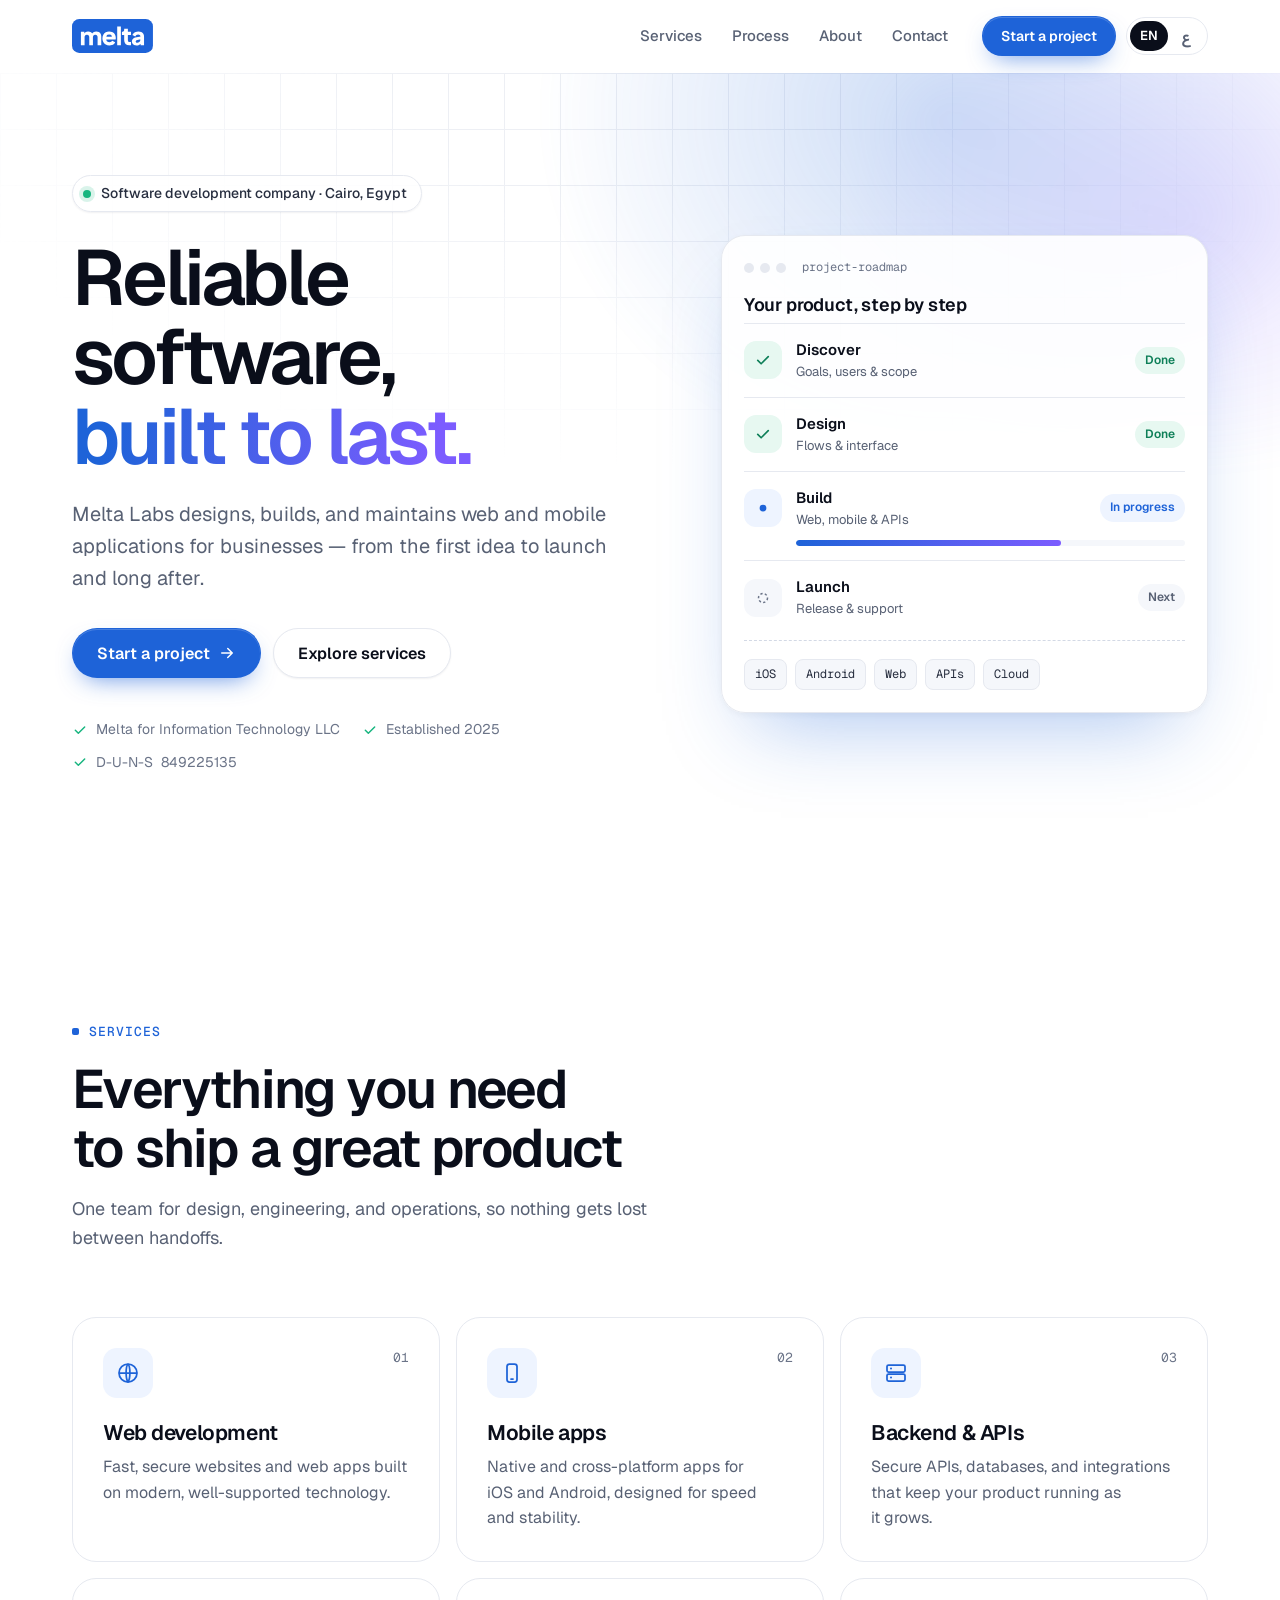
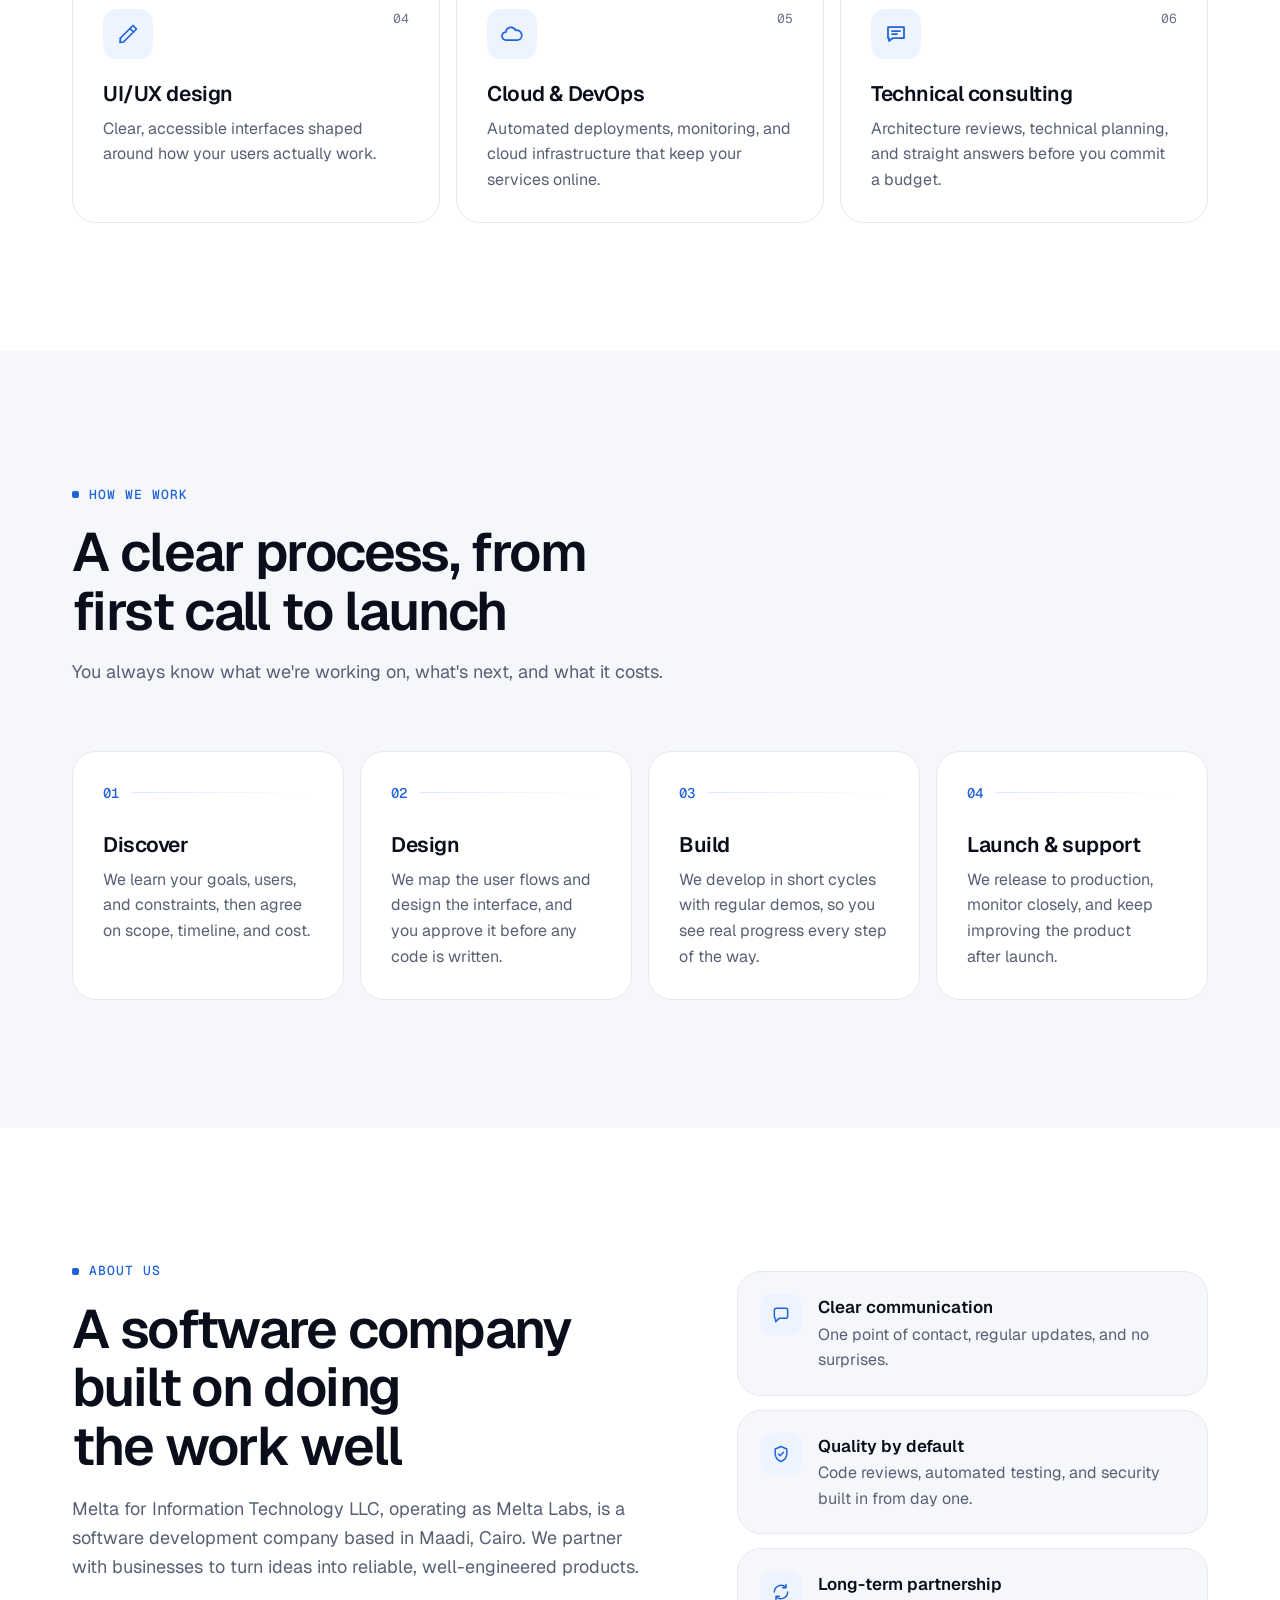
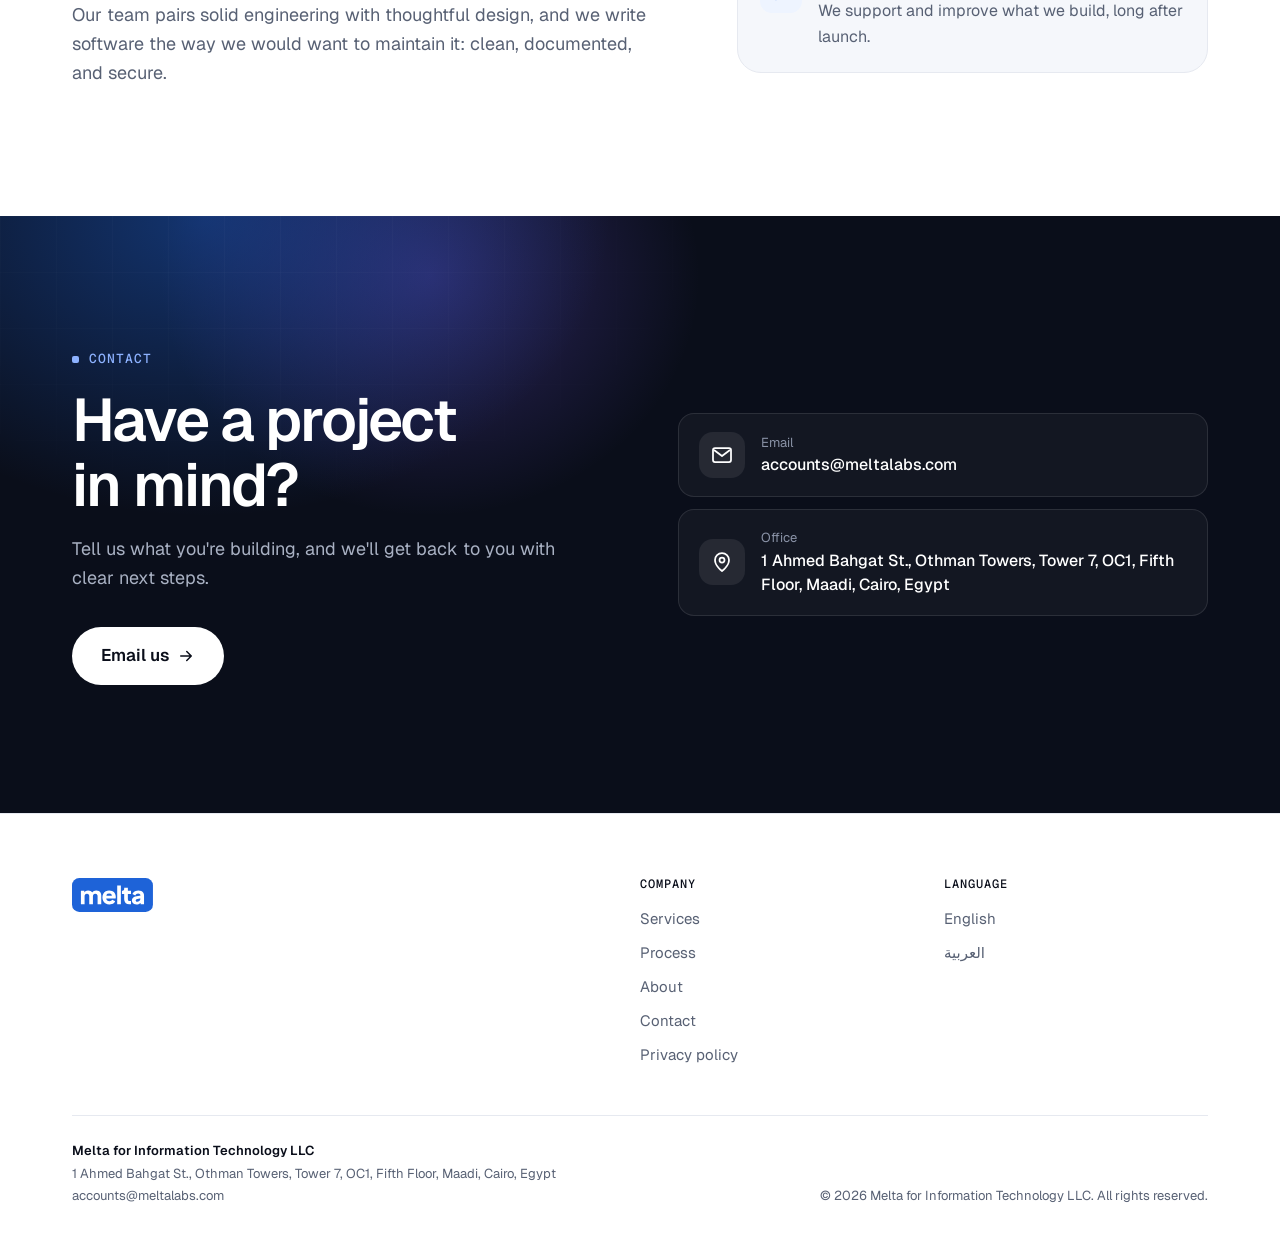
<file: index.html>
<!DOCTYPE html>
<html lang="en" dir="ltr">
<head>
  <meta charset="UTF-8" />
  <meta name="viewport" content="width=device-width, initial-scale=1, viewport-fit=cover" />
  <title>Melta Labs — Software Development Company in Cairo, Egypt</title>
  <meta name="description" content="Melta Labs is a Cairo-based software development company building reliable web & mobile apps, backend APIs, UI/UX, and cloud/DevOps for businesses." />
  <link rel="canonical" href="https://meltalabs.com/" />
  <meta name="robots" content="index, follow, max-image-preview:large" />
  <meta name="theme-color" content="#FFFFFF" />
  <meta name="color-scheme" content="light" />
  <meta name="author" content="Melta for Information Technology LLC" />

  <!-- hreflang -->
  <link rel="alternate" hreflang="en" href="https://meltalabs.com/" />
  <link rel="alternate" hreflang="ar" href="https://meltalabs.com/ar/" />
  <link rel="alternate" hreflang="x-default" href="https://meltalabs.com/" />

  <!-- Open Graph -->
  <meta property="og:type" content="website" />
  <meta property="og:site_name" content="Melta Labs" />
  <meta property="og:title" content="Melta Labs — Software Development Company" />
  <meta property="og:description" content="Cairo-based software development company building reliable web & mobile apps, backend APIs, UI/UX, and cloud/DevOps for businesses." />
  <meta property="og:url" content="https://meltalabs.com/" />
  <meta property="og:locale" content="en_US" />
  <meta property="og:locale:alternate" content="ar_EG" />
  <meta property="og:image" content="https://meltalabs.com/assets/og-image.png" />
  <meta property="og:image:width" content="1200" />
  <meta property="og:image:height" content="630" />
  <meta property="og:image:type" content="image/png" />
  <meta property="og:image:alt" content="Melta Labs — Software Development Company" />

  <!-- Twitter -->
  <meta name="twitter:card" content="summary_large_image" />
  <meta name="twitter:title" content="Melta Labs — Software Development Company" />
  <meta name="twitter:description" content="Cairo-based software development company building reliable web & mobile apps, backend APIs, UI/UX, and cloud/DevOps." />
  <meta name="twitter:image" content="https://meltalabs.com/assets/og-image.png" />
  <meta name="twitter:image:alt" content="Melta Labs — Software Development Company" />

  <!-- Icons & manifest -->
  <link rel="icon" href="/favicon.ico" sizes="32x32" />
  <link rel="icon" type="image/svg+xml" href="/favicon.svg" />
  <link rel="apple-touch-icon" href="/apple-touch-icon.png" />
  <link rel="manifest" href="/site.webmanifest" />

  <!-- Fonts -->
  <link rel="preconnect" href="https://fonts.googleapis.com" />
  <link rel="preconnect" href="https://fonts.gstatic.com" crossorigin />
  <link href="https://fonts.googleapis.com/css2?family=Geist:wght@400..700&family=Geist+Mono:wght@400;500&family=Readex+Pro:wght@300..700&display=swap" rel="stylesheet" />

  <link rel="stylesheet" href="/assets/styles.css" />
  <script>document.documentElement.classList.add('js')</script>

  <!-- Structured data -->
  <script type="application/ld+json">
  {
    "@context": "https://schema.org",
    "@graph": [
      {
        "@type": "Organization",
        "@id": "https://meltalabs.com/#organization",
        "name": "Melta for Information Technology LLC",
        "legalName": "Melta for Information Technology LLC",
        "alternateName": "Melta Labs",
        "url": "https://meltalabs.com/",
        "logo": { "@type": "ImageObject", "url": "https://meltalabs.com/assets/logo-512.png", "width": 512, "height": 512 },
        "image": "https://meltalabs.com/assets/og-image.png",
        "description": "Melta Labs is a Cairo-based software development company building reliable web and mobile applications, backend APIs, UI/UX design, and cloud/DevOps for businesses.",
        "email": "accounts@meltalabs.com",
        "foundingDate": "2025",
        "duns": "849225135",
        "taxID": "769546358",
        "isicV4": "6209",
        "identifier": {
          "@type": "PropertyValue",
          "propertyID": "Egypt Commercial Register",
          "value": "275628"
        },
        "address": {
          "@type": "PostalAddress",
          "streetAddress": "1 Ahmed Bahgat St., Othman Towers, Tower 7, OC1, Fifth Floor, Maadi",
          "addressLocality": "Cairo",
          "addressRegion": "Cairo Governorate",
          "addressCountry": "EG"
        },
        "contactPoint": [{
          "@type": "ContactPoint",
          "contactType": "customer support",
          "email": "accounts@meltalabs.com",
          "areaServed": "EG",
          "availableLanguage": ["en", "ar"]
        }]
      },
      {
        "@type": "WebSite",
        "@id": "https://meltalabs.com/#website",
        "url": "https://meltalabs.com/",
        "name": "Melta Labs",
        "description": "Software development company building reliable web and mobile applications.",
        "publisher": { "@id": "https://meltalabs.com/#organization" },
        "inLanguage": ["en", "ar"]
      }
    ]
  }
  </script>
</head>
<body>
  <a class="skip-link" href="#top">Skip to content</a>

  <header class="site-header" id="site-header">
    <div class="container header-bar">
      <a class="brand" href="/" aria-label="Melta Labs — home">
        <svg class="brand__logo" viewBox="0 29 100 42" xmlns="http://www.w3.org/2000/svg" aria-hidden="true"><rect x="0" y="29" width="100" height="42" rx="9" fill="#1E63D8"/><path d="M11.00 61.29L11.00 44.74L15.24 44.74L15.24 48.77L14.79 48.11Q15.15 46.20 16.55 45.29Q17.94 44.38 19.88 44.38Q21.94 44.38 23.50 45.42Q25.06 46.47 25.45 48.23L24.15 48.35Q24.97 46.32 26.48 45.35Q28.00 44.38 30.03 44.38Q31.82 44.38 33.20 45.17Q34.58 45.95 35.36 47.36Q36.15 48.77 36.15 50.65L36.15 61.29L31.61 61.29L31.61 51.62Q31.61 50.65 31.26 49.95Q30.91 49.26 30.27 48.86Q29.64 48.47 28.73 48.47Q27.85 48.47 27.20 48.86Q26.55 49.26 26.20 49.95Q25.85 50.65 25.85 51.62L25.85 61.29L21.30 61.29L21.30 51.62Q21.30 50.65 20.95 49.95Q20.61 49.26 19.97 48.86Q19.33 48.47 18.42 48.47Q17.55 48.47 16.89 48.86Q16.24 49.26 15.89 49.95Q15.55 50.65 15.55 51.62L15.55 61.29ZM46.21 61.65Q43.58 61.65 41.64 60.48Q39.70 59.32 38.64 57.35Q37.58 55.38 37.58 52.98Q37.58 50.50 38.68 48.56Q39.79 46.62 41.67 45.50Q43.55 44.38 45.91 44.38Q47.88 44.38 49.39 45.00Q50.91 45.62 51.95 46.74Q53.00 47.86 53.55 49.33Q54.09 50.80 54.09 52.53Q54.09 53.02 54.05 53.48Q54.00 53.95 53.88 54.29L41.48 54.29L41.48 50.95L51.30 50.95L49.15 52.53Q49.45 51.23 49.12 50.21Q48.79 49.20 47.95 48.61Q47.12 48.02 45.91 48.02Q44.73 48.02 43.88 48.59Q43.03 49.17 42.61 50.29Q42.18 51.41 42.27 53.02Q42.15 54.41 42.61 55.47Q43.06 56.53 44.00 57.12Q44.94 57.71 46.27 57.71Q47.48 57.71 48.35 57.23Q49.21 56.74 49.70 55.89L53.33 57.62Q52.85 58.83 51.80 59.74Q50.76 60.65 49.33 61.15Q47.91 61.65 46.21 61.65ZM55.85 61.29L55.85 38.35L60.39 38.35L60.39 61.29ZM70.79 61.47Q67.79 61.47 66.14 59.85Q64.48 58.23 64.48 55.32L64.48 48.68L61.70 48.68L61.70 44.74L61.85 44.74Q63.12 44.74 63.80 44.11Q64.48 43.47 64.48 42.20L64.48 40.98L69.03 40.98L69.03 44.74L72.91 44.74L72.91 48.68L69.03 48.68L69.03 55.02Q69.03 55.86 69.33 56.42Q69.64 56.98 70.27 57.26Q70.91 57.53 71.85 57.53Q72.06 57.53 72.33 57.50Q72.61 57.47 72.91 57.44L72.91 61.29Q72.45 61.35 71.88 61.41Q71.30 61.47 70.79 61.47ZM79.79 61.65Q78.00 61.65 76.70 61.08Q75.39 60.50 74.70 59.42Q74.00 58.35 74.00 56.86Q74.00 55.47 74.64 54.39Q75.27 53.32 76.59 52.59Q77.91 51.86 79.88 51.56L84.94 50.74L84.94 54.08L80.70 54.83Q79.73 55.02 79.21 55.45Q78.70 55.89 78.70 56.71Q78.70 57.47 79.27 57.89Q79.85 58.32 80.70 58.32Q81.82 58.32 82.67 57.83Q83.52 57.35 83.98 56.52Q84.45 55.68 84.45 54.68L84.45 50.38Q84.45 49.44 83.71 48.80Q82.97 48.17 81.70 48.17Q80.48 48.17 79.56 48.83Q78.64 49.50 78.21 50.59L74.58 48.86Q75.06 47.47 76.12 46.47Q77.18 45.47 78.67 44.92Q80.15 44.38 81.91 44.38Q84.00 44.38 85.61 45.14Q87.21 45.89 88.11 47.24Q89.00 48.59 89.00 50.38L89.00 61.29L84.76 61.29L84.76 58.62L85.79 58.44Q85.06 59.53 84.18 60.24Q83.30 60.95 82.21 61.30Q81.12 61.65 79.79 61.65Z" fill="#fff"/></svg>
      </a>

      <nav class="primary-nav" id="primary-nav" aria-label="Primary">
        <ul>
          <li><a href="#services">Services</a></li>
          <li><a href="#process">Process</a></li>
          <li><a href="#about">About</a></li>
          <li><a href="#contact">Contact</a></li>
        </ul>
      </nav>

      <div class="header-actions">
        <a class="btn btn--primary btn--sm" href="#contact">Start a project</a>
        <div class="lang-toggle" role="group" aria-label="Language">
          <a href="/" aria-current="true" lang="en">EN</a>
          <a href="/ar/" hreflang="ar" lang="ar">ع</a>
        </div>
        <button class="nav-toggle" id="nav-toggle" aria-label="Open menu" aria-expanded="false" aria-controls="primary-nav">
          <svg class="icon-open" viewBox="0 0 24 24" fill="none" aria-hidden="true"><path d="M4 7h16M4 12h16M4 17h16" stroke="currentColor" stroke-width="2" stroke-linecap="round"/></svg><svg class="icon-close" viewBox="0 0 24 24" fill="none" aria-hidden="true"><path d="M6 6l12 12M18 6L6 18" stroke="currentColor" stroke-width="2" stroke-linecap="round"/></svg>
        </button>
      </div>
    </div>
  </header>

  <main id="top" tabindex="-1">
    <!-- Hero -->
    <section class="hero" aria-labelledby="hero-h">
      <div class="container hero__grid">
        <div>
          <span class="pill"><span class="pill__dot" aria-hidden="true"></span>Software development company · Cairo, Egypt</span>
          <h1 id="hero-h">Reliable software, <span class="grad">built to last.</span></h1>
          <p class="hero__lead">Melta Labs designs, builds, and maintains web and mobile applications for businesses — from the first idea to launch and long after.</p>
          <div class="hero__cta">
            <a class="btn btn--primary" href="#contact">Start a project <svg viewBox="0 0 24 24" fill="none" aria-hidden="true"><path d="M5 12h14M13 6l6 6-6 6" stroke="currentColor" stroke-width="2" stroke-linecap="round" stroke-linejoin="round"/></svg></a>
            <a class="btn btn--ghost" href="#services">Explore services</a>
          </div>
          <p class="trust-strip">
            <span><svg viewBox="0 0 24 24" fill="none" aria-hidden="true"><path d="m5 12.5 4.5 4.5L19 7.5" stroke="currentColor" stroke-width="2.2" stroke-linecap="round" stroke-linejoin="round"/></svg><bdi dir="ltr">Melta for Information Technology LLC</bdi></span>
            <span><svg viewBox="0 0 24 24" fill="none" aria-hidden="true"><path d="m5 12.5 4.5 4.5L19 7.5" stroke="currentColor" stroke-width="2.2" stroke-linecap="round" stroke-linejoin="round"/></svg>Established 2025</span>
            <span><svg viewBox="0 0 24 24" fill="none" aria-hidden="true"><path d="m5 12.5 4.5 4.5L19 7.5" stroke="currentColor" stroke-width="2.2" stroke-linecap="round" stroke-linejoin="round"/></svg>D-U-N-S <bdi dir="ltr">849225135</bdi></span>
          </p>
        </div>
        <div class="hero-card reveal" aria-hidden="true">
          <div class="hero-card__bar"><i></i><i></i><i></i><span>project-roadmap</span></div>
          <h2>Your product, step by step</h2>
          <ul class="pipeline">
              <li class="is-done">
                <span class="pipeline__icon"><svg viewBox="0 0 24 24" fill="none" aria-hidden="true"><path d="m5 12.5 4.5 4.5L19 7.5" stroke="currentColor" stroke-width="2.2" stroke-linecap="round" stroke-linejoin="round"/></svg></span>
                <div><strong>Discover</strong><small>Goals, users &amp; scope</small></div>
                <span class="badge">Done</span>
              </li>
              <li class="is-done">
                <span class="pipeline__icon"><svg viewBox="0 0 24 24" fill="none" aria-hidden="true"><path d="m5 12.5 4.5 4.5L19 7.5" stroke="currentColor" stroke-width="2.2" stroke-linecap="round" stroke-linejoin="round"/></svg></span>
                <div><strong>Design</strong><small>Flows &amp; interface</small></div>
                <span class="badge">Done</span>
              </li>
              <li class="is-active">
                <span class="pipeline__icon"><svg viewBox="0 0 24 24" fill="none" aria-hidden="true"><circle class="pulse" cx="12" cy="12" r="4.5" fill="currentColor"/></svg></span>
                <div><strong>Build</strong><small>Web, mobile &amp; APIs</small></div>
                <span class="badge">In progress</span>
                <div class="progress"><span></span></div>
              </li>
              <li class="is-next">
                <span class="pipeline__icon"><svg viewBox="0 0 24 24" fill="none" aria-hidden="true"><circle cx="12" cy="12" r="6" stroke="currentColor" stroke-width="2" stroke-dasharray="3 3"/></svg></span>
                <div><strong>Launch</strong><small>Release &amp; support</small></div>
                <span class="badge">Next</span>
              </li>
          </ul>
          <div class="chips"><span class="chip">iOS</span><span class="chip">Android</span><span class="chip">Web</span><span class="chip">APIs</span><span class="chip">Cloud</span></div>
        </div>
      </div>
    </section>

    <!-- Services -->
    <section class="section" id="services" aria-labelledby="services-h">
      <div class="container">
        <div class="section-head reveal">
          <span class="eyebrow">Services</span>
          <h2 id="services-h">Everything you need to ship a great product</h2>
          <p>One team for design, engineering, and operations, so nothing gets lost between handoffs.</p>
        </div>
        <ul class="card-grid">
          <li class="service-card reveal">
            <span class="service-card__num" aria-hidden="true">01</span>
            <span class="icon-tile"><svg viewBox="0 0 24 24" fill="none" aria-hidden="true"><circle cx="12" cy="12" r="9" stroke="currentColor" stroke-width="1.75"/><path d="M3 12h18M12 3c2.5 2.5 2.5 15 0 18M12 3c-2.5 2.5-2.5 15 0 18" stroke="currentColor" stroke-width="1.75"/></svg></span>
            <h3>Web development</h3>
            <p>Fast, secure websites and web apps built on modern, well-supported technology.</p>
          </li>
          <li class="service-card reveal">
            <span class="service-card__num" aria-hidden="true">02</span>
            <span class="icon-tile"><svg viewBox="0 0 24 24" fill="none" aria-hidden="true"><rect x="7" y="3" width="10" height="18" rx="2.5" stroke="currentColor" stroke-width="1.75"/><path d="M11 18h2" stroke="currentColor" stroke-width="1.75" stroke-linecap="round"/></svg></span>
            <h3>Mobile apps</h3>
            <p>Native and cross-platform apps for iOS and Android, designed for speed and stability.</p>
          </li>
          <li class="service-card reveal">
            <span class="service-card__num" aria-hidden="true">03</span>
            <span class="icon-tile"><svg viewBox="0 0 24 24" fill="none" aria-hidden="true"><rect x="3" y="4" width="18" height="7" rx="1.6" stroke="currentColor" stroke-width="1.75"/><rect x="3" y="13" width="18" height="7" rx="1.6" stroke="currentColor" stroke-width="1.75"/><path d="M7 7.5h.01M7 16.5h.01" stroke="currentColor" stroke-width="2" stroke-linecap="round"/></svg></span>
            <h3>Backend &amp; APIs</h3>
            <p>Secure APIs, databases, and integrations that keep your product running as it grows.</p>
          </li>
          <li class="service-card reveal">
            <span class="service-card__num" aria-hidden="true">04</span>
            <span class="icon-tile"><svg viewBox="0 0 24 24" fill="none" aria-hidden="true"><path d="M4 16.5 14 6.5l3.5 3.5L7.5 20 4 20.5l.5-4Z" stroke="currentColor" stroke-width="1.75" stroke-linejoin="round"/><path d="M14 6.5 17 3.5 20.5 7 17.5 10" stroke="currentColor" stroke-width="1.75" stroke-linejoin="round"/></svg></span>
            <h3>UI/UX design</h3>
            <p>Clear, accessible interfaces shaped around how your users actually work.</p>
          </li>
          <li class="service-card reveal">
            <span class="service-card__num" aria-hidden="true">05</span>
            <span class="icon-tile"><svg viewBox="0 0 24 24" fill="none" aria-hidden="true"><path d="M6 18a4 4 0 0 1 0-8 5 5 0 0 1 9.6-1.6A3.5 3.5 0 0 1 18 18H6Z" stroke="currentColor" stroke-width="1.75" stroke-linejoin="round"/></svg></span>
            <h3>Cloud &amp; DevOps</h3>
            <p>Automated deployments, monitoring, and cloud infrastructure that keep your services online.</p>
          </li>
          <li class="service-card reveal">
            <span class="service-card__num" aria-hidden="true">06</span>
            <span class="icon-tile"><svg viewBox="0 0 24 24" fill="none" aria-hidden="true"><path d="M4 5h16v11H9l-4 3v-3H4V5Z" stroke="currentColor" stroke-width="1.75" stroke-linejoin="round"/><path d="M8 9h8M8 12h5" stroke="currentColor" stroke-width="1.75" stroke-linecap="round"/></svg></span>
            <h3>Technical consulting</h3>
            <p>Architecture reviews, technical planning, and straight answers before you commit a budget.</p>
          </li>
        </ul>
      </div>
    </section>

    <!-- Process -->
    <section class="section section--tint" id="process" aria-labelledby="process-h">
      <div class="container">
        <div class="section-head reveal">
          <span class="eyebrow">How we work</span>
          <h2 id="process-h">A clear process, from first call to launch</h2>
          <p>You always know what we're working on, what's next, and what it costs.</p>
        </div>
        <ol class="steps-grid" role="list">
          <li class="process-step reveal">
            <span class="process-step__num" aria-hidden="true">01</span>
            <h3>Discover</h3>
            <p>We learn your goals, users, and constraints, then agree on scope, timeline, and cost.</p>
          </li>
          <li class="process-step reveal">
            <span class="process-step__num" aria-hidden="true">02</span>
            <h3>Design</h3>
            <p>We map the user flows and design the interface, and you approve it before any code is written.</p>
          </li>
          <li class="process-step reveal">
            <span class="process-step__num" aria-hidden="true">03</span>
            <h3>Build</h3>
            <p>We develop in short cycles with regular demos, so you see real progress every step of the way.</p>
          </li>
          <li class="process-step reveal">
            <span class="process-step__num" aria-hidden="true">04</span>
            <h3>Launch &amp; support</h3>
            <p>We release to production, monitor closely, and keep improving the product after launch.</p>
          </li>
        </ol>
      </div>
    </section>

    <!-- About -->
    <section class="section" id="about" aria-labelledby="about-h">
      <div class="container about">
        <div class="about__narrative reveal">
          <span class="eyebrow">About us</span>
          <h2 id="about-h">A software company built on doing the work well</h2>
            <p><bdi dir="ltr">Melta for Information Technology LLC</bdi>, operating as Melta Labs, is a software development company based in Maadi, Cairo. We partner with businesses to turn ideas into reliable, well-engineered products.</p>
            <p>Our team pairs solid engineering with thoughtful design, and we write software the way we would want to maintain it: clean, documented, and secure.</p>
        </div>
        <ul class="principles reveal">
              <li><span class="icon-tile"><svg viewBox="0 0 24 24" fill="none" aria-hidden="true"><path d="M4 6.5A2.5 2.5 0 0 1 6.5 4h11A2.5 2.5 0 0 1 20 6.5v7a2.5 2.5 0 0 1-2.5 2.5H10l-4.5 4v-4h0A1.5 1.5 0 0 1 4 14.5v-8Z" stroke="currentColor" stroke-width="1.75" stroke-linejoin="round"/></svg></span><div><strong>Clear communication</strong><span>One point of contact, regular updates, and no surprises.</span></div></li>
              <li><span class="icon-tile"><svg viewBox="0 0 24 24" fill="none" aria-hidden="true"><path d="M12 3 5 6v5.5c0 4.4 3 8 7 9.5 4-1.5 7-5.1 7-9.5V6l-7-3Z" stroke="currentColor" stroke-width="1.75" stroke-linejoin="round"/><path d="m9 12 2 2 4-4" stroke="currentColor" stroke-width="1.75" stroke-linecap="round" stroke-linejoin="round"/></svg></span><div><strong>Quality by default</strong><span>Code reviews, automated testing, and security built in from day one.</span></div></li>
              <li><span class="icon-tile"><svg viewBox="0 0 24 24" fill="none" aria-hidden="true"><path d="M20 12a8 8 0 0 1-13.7 5.6M4 12a8 8 0 0 1 13.7-5.6" stroke="currentColor" stroke-width="1.75" stroke-linecap="round"/><path d="M18 3v4h-4M6 21v-4h4" stroke="currentColor" stroke-width="1.75" stroke-linecap="round" stroke-linejoin="round"/></svg></span><div><strong>Long-term partnership</strong><span>We support and improve what we build, long after launch.</span></div></li>
          </ul>
      </div>
    </section>

    <!-- Contact -->
    <section class="section contact" id="contact" aria-labelledby="contact-h">
      <div class="container contact__inner">
        <div class="contact__intro reveal">
          <span class="eyebrow">Contact</span>
          <h2 id="contact-h">Have a project in mind?</h2>
          <p>Tell us what you're building, and we'll get back to you with clear next steps.</p>
          <a class="btn btn--light btn--lg" href="mailto:accounts@meltalabs.com">Email us <svg viewBox="0 0 24 24" fill="none" aria-hidden="true"><path d="M5 12h14M13 6l6 6-6 6" stroke="currentColor" stroke-width="2" stroke-linecap="round" stroke-linejoin="round"/></svg></a>
        </div>
        <address class="contact-list reveal">
          <div class="contact-card">
            <span class="icon-tile"><svg viewBox="0 0 24 24" fill="none" aria-hidden="true"><rect x="3" y="5" width="18" height="14" rx="2" stroke="currentColor" stroke-width="1.75"/><path d="m4 7 8 6 8-6" stroke="currentColor" stroke-width="1.75" stroke-linejoin="round"/></svg></span>
            <div><span class="contact-card__label">Email</span><div class="contact-card__value"><a href="mailto:accounts@meltalabs.com">accounts@meltalabs.com</a></div></div>
          </div>
          <div class="contact-card">
            <span class="icon-tile"><svg viewBox="0 0 24 24" fill="none" aria-hidden="true"><path d="M12 21s7-5.2 7-11a7 7 0 1 0-14 0c0 5.8 7 11 7 11Z" stroke="currentColor" stroke-width="1.75" stroke-linejoin="round"/><circle cx="12" cy="10" r="2.5" stroke="currentColor" stroke-width="1.75"/></svg></span>
            <div><span class="contact-card__label">Office</span><div class="contact-card__value">1 Ahmed Bahgat St., Othman Towers, Tower 7, OC1, Fifth Floor, Maadi, Cairo, Egypt</div></div>
          </div>
        </address>
      </div>
    </section>
  </main>

  <footer class="site-footer">
    <div class="container">
      <div class="footer-grid">
        <div class="footer-brand">
          <a class="brand" href="/" aria-label="Melta Labs — home">
            <svg class="brand__logo" viewBox="0 29 100 42" xmlns="http://www.w3.org/2000/svg" aria-hidden="true"><rect x="0" y="29" width="100" height="42" rx="9" fill="#1E63D8"/><path d="M11.00 61.29L11.00 44.74L15.24 44.74L15.24 48.77L14.79 48.11Q15.15 46.20 16.55 45.29Q17.94 44.38 19.88 44.38Q21.94 44.38 23.50 45.42Q25.06 46.47 25.45 48.23L24.15 48.35Q24.97 46.32 26.48 45.35Q28.00 44.38 30.03 44.38Q31.82 44.38 33.20 45.17Q34.58 45.95 35.36 47.36Q36.15 48.77 36.15 50.65L36.15 61.29L31.61 61.29L31.61 51.62Q31.61 50.65 31.26 49.95Q30.91 49.26 30.27 48.86Q29.64 48.47 28.73 48.47Q27.85 48.47 27.20 48.86Q26.55 49.26 26.20 49.95Q25.85 50.65 25.85 51.62L25.85 61.29L21.30 61.29L21.30 51.62Q21.30 50.65 20.95 49.95Q20.61 49.26 19.97 48.86Q19.33 48.47 18.42 48.47Q17.55 48.47 16.89 48.86Q16.24 49.26 15.89 49.95Q15.55 50.65 15.55 51.62L15.55 61.29ZM46.21 61.65Q43.58 61.65 41.64 60.48Q39.70 59.32 38.64 57.35Q37.58 55.38 37.58 52.98Q37.58 50.50 38.68 48.56Q39.79 46.62 41.67 45.50Q43.55 44.38 45.91 44.38Q47.88 44.38 49.39 45.00Q50.91 45.62 51.95 46.74Q53.00 47.86 53.55 49.33Q54.09 50.80 54.09 52.53Q54.09 53.02 54.05 53.48Q54.00 53.95 53.88 54.29L41.48 54.29L41.48 50.95L51.30 50.95L49.15 52.53Q49.45 51.23 49.12 50.21Q48.79 49.20 47.95 48.61Q47.12 48.02 45.91 48.02Q44.73 48.02 43.88 48.59Q43.03 49.17 42.61 50.29Q42.18 51.41 42.27 53.02Q42.15 54.41 42.61 55.47Q43.06 56.53 44.00 57.12Q44.94 57.71 46.27 57.71Q47.48 57.71 48.35 57.23Q49.21 56.74 49.70 55.89L53.33 57.62Q52.85 58.83 51.80 59.74Q50.76 60.65 49.33 61.15Q47.91 61.65 46.21 61.65ZM55.85 61.29L55.85 38.35L60.39 38.35L60.39 61.29ZM70.79 61.47Q67.79 61.47 66.14 59.85Q64.48 58.23 64.48 55.32L64.48 48.68L61.70 48.68L61.70 44.74L61.85 44.74Q63.12 44.74 63.80 44.11Q64.48 43.47 64.48 42.20L64.48 40.98L69.03 40.98L69.03 44.74L72.91 44.74L72.91 48.68L69.03 48.68L69.03 55.02Q69.03 55.86 69.33 56.42Q69.64 56.98 70.27 57.26Q70.91 57.53 71.85 57.53Q72.06 57.53 72.33 57.50Q72.61 57.47 72.91 57.44L72.91 61.29Q72.45 61.35 71.88 61.41Q71.30 61.47 70.79 61.47ZM79.79 61.65Q78.00 61.65 76.70 61.08Q75.39 60.50 74.70 59.42Q74.00 58.35 74.00 56.86Q74.00 55.47 74.64 54.39Q75.27 53.32 76.59 52.59Q77.91 51.86 79.88 51.56L84.94 50.74L84.94 54.08L80.70 54.83Q79.73 55.02 79.21 55.45Q78.70 55.89 78.70 56.71Q78.70 57.47 79.27 57.89Q79.85 58.32 80.70 58.32Q81.82 58.32 82.67 57.83Q83.52 57.35 83.98 56.52Q84.45 55.68 84.45 54.68L84.45 50.38Q84.45 49.44 83.71 48.80Q82.97 48.17 81.70 48.17Q80.48 48.17 79.56 48.83Q78.64 49.50 78.21 50.59L74.58 48.86Q75.06 47.47 76.12 46.47Q77.18 45.47 78.67 44.92Q80.15 44.38 81.91 44.38Q84.00 44.38 85.61 45.14Q87.21 45.89 88.11 47.24Q89.00 48.59 89.00 50.38L89.00 61.29L84.76 61.29L84.76 58.62L85.79 58.44Q85.06 59.53 84.18 60.24Q83.30 60.95 82.21 61.30Q81.12 61.65 79.79 61.65Z" fill="#fff"/></svg>
          </a>
        </div>
        <nav class="footer-col" aria-label="Footer">
          <h2>Company</h2>
          <ul>
            <li><a href="#services">Services</a></li>
            <li><a href="#process">Process</a></li>
            <li><a href="#about">About</a></li>
            <li><a href="#contact">Contact</a></li>
            <li><a href="/privacy.html">Privacy policy</a></li>
          </ul>
        </nav>
        <div class="footer-col">
          <h2>Language</h2>
          <ul>
            <li><a href="/" lang="en">English</a></li>
            <li><a href="/ar/" hreflang="ar" lang="ar">العربية</a></li>
          </ul>
        </div>
      </div>
      <div class="footer-legal">
        <address>
          <span class="strong"><bdi dir="ltr">Melta for Information Technology LLC</bdi></span><br />
          1 Ahmed Bahgat St., Othman Towers, Tower 7, OC1, Fifth Floor, Maadi, Cairo, Egypt<br />
          <a href="mailto:accounts@meltalabs.com">accounts@meltalabs.com</a>
        </address>
        <div class="copyright">© <span id="year">2026</span> Melta for Information Technology LLC. All rights reserved.</div>
      </div>
    </div>
  </footer>

  <script>
    document.getElementById('year').textContent = new Date().getFullYear();

    // Sticky header elevation on scroll
    var header = document.getElementById('site-header');
    var ticking = false;
    function onScroll() {
      if (ticking) return;
      ticking = true;
      window.requestAnimationFrame(function () {
        header.classList.toggle('is-scrolled', window.scrollY > 8);
        ticking = false;
      });
    }
    window.addEventListener('scroll', onScroll, { passive: true });
    onScroll();

    // Mobile menu
    var toggle = document.getElementById('nav-toggle');
    var nav = document.getElementById('primary-nav');
    function setMenu(open) {
      nav.classList.toggle('is-open', open);
      toggle.setAttribute('aria-expanded', String(open));
      toggle.setAttribute('aria-label', open ? 'Close menu' : 'Open menu');
    }
    toggle.addEventListener('click', function () { setMenu(!nav.classList.contains('is-open')); });
    nav.addEventListener('click', function (e) { if (e.target.closest('a')) setMenu(false); });
    document.addEventListener('keydown', function (e) {
      if (e.key === 'Escape' && nav.classList.contains('is-open')) { setMenu(false); toggle.focus(); }
    });

    // Reveal on scroll
    var items = document.querySelectorAll('.reveal');
    if ('IntersectionObserver' in window) {
      var io = new IntersectionObserver(function (entries) {
        entries.forEach(function (en) {
          if (en.isIntersecting) { en.target.classList.add('is-in'); io.unobserve(en.target); }
        });
      }, { rootMargin: '0px 0px -8% 0px', threshold: 0.08 });
      items.forEach(function (el, i) { el.style.transitionDelay = (i % 3) * 70 + 'ms'; io.observe(el); });
    } else {
      items.forEach(function (el) { el.classList.add('is-in'); });
    }
  </script>
</body>
</html>
</file>
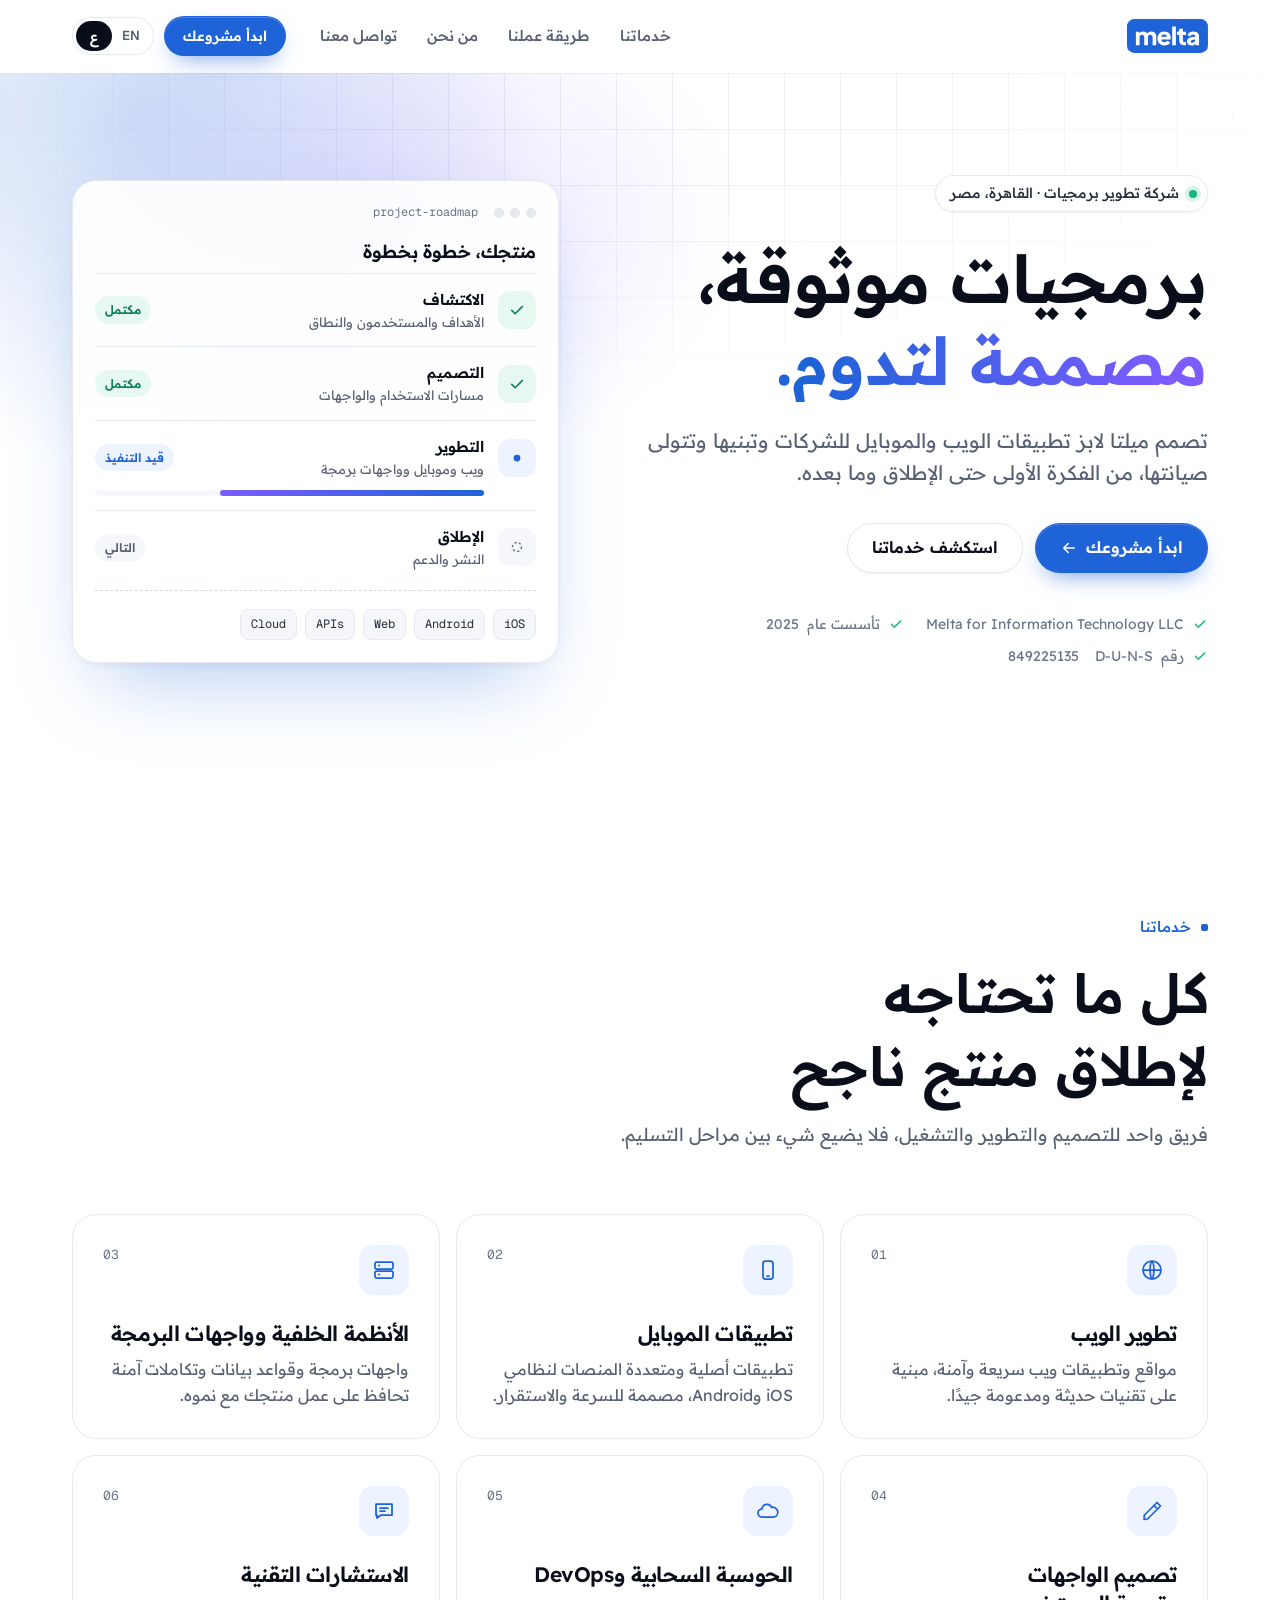
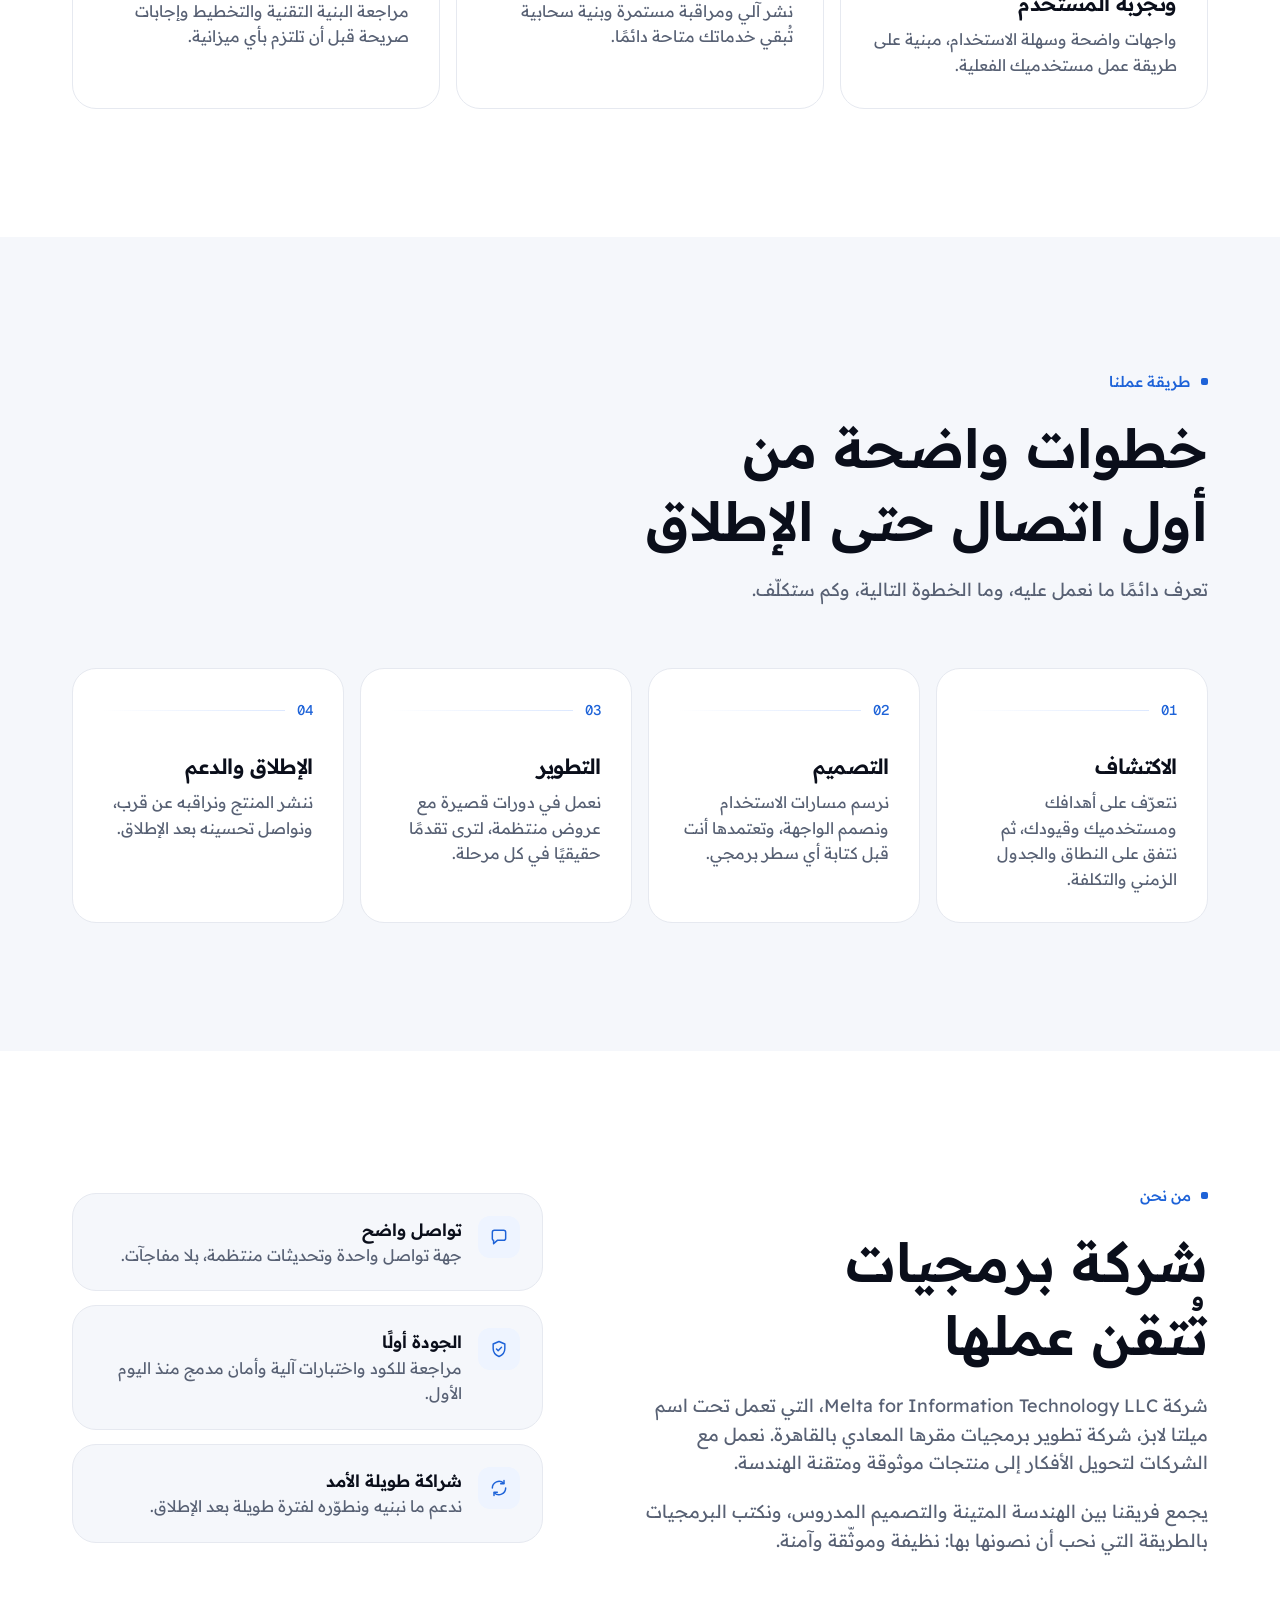
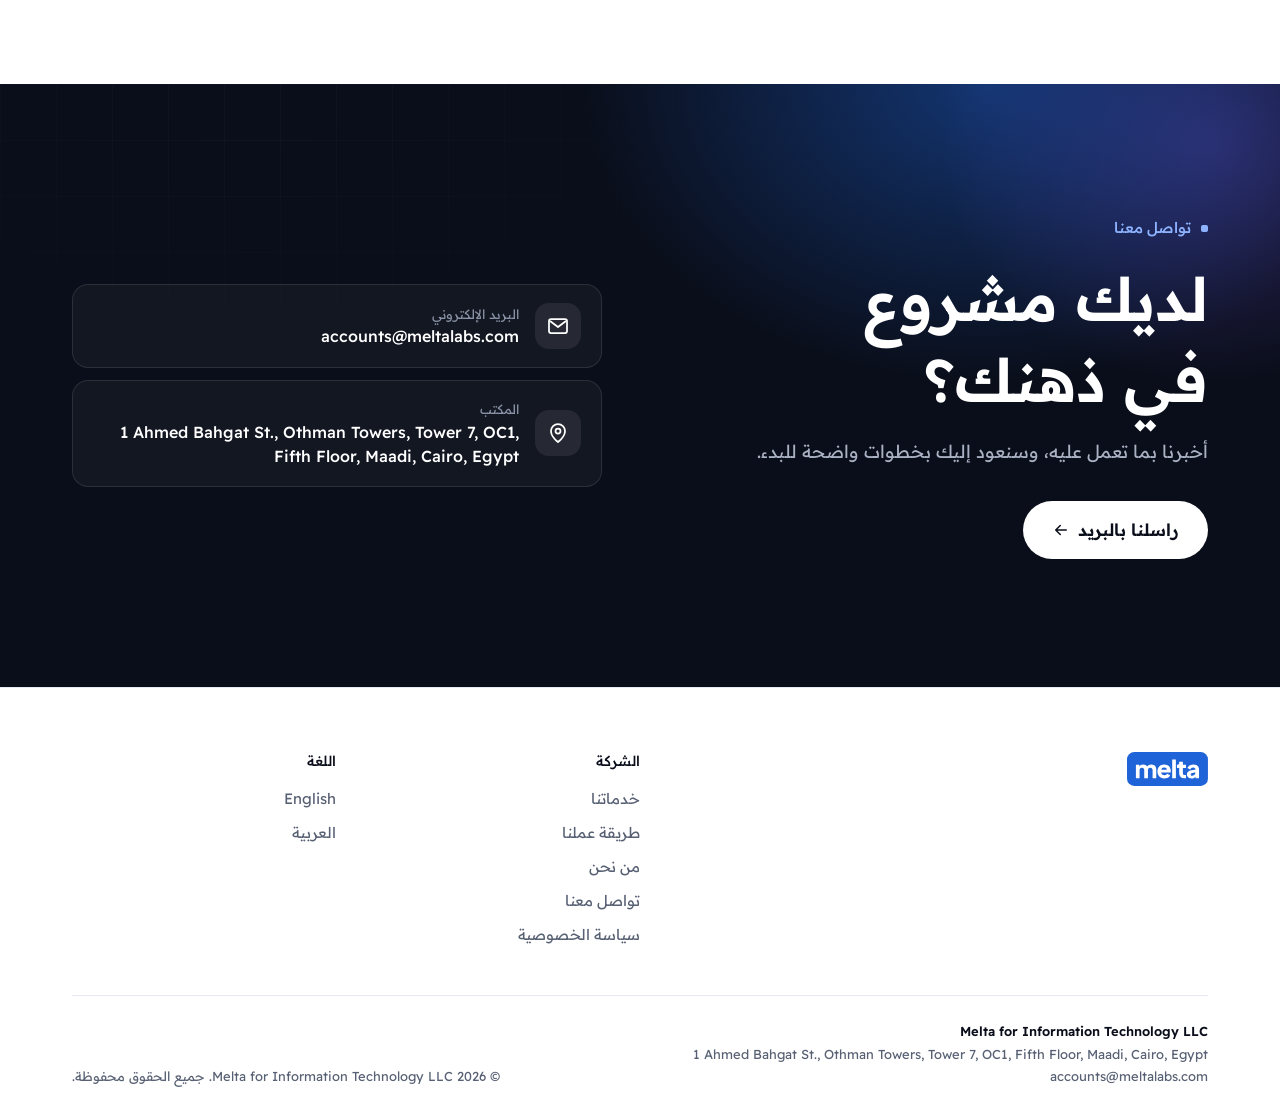
<file: ar/index.html>
<!DOCTYPE html>
<html lang="ar" dir="rtl">
<head>
  <meta charset="UTF-8" />
  <meta name="viewport" content="width=device-width, initial-scale=1, viewport-fit=cover" />
  <title>ميلتا لابز — شركة تطوير برمجيات في القاهرة، مصر</title>
  <meta name="description" content="ميلتا لابز شركة تطوير برمجيات مقرها القاهرة، تبني تطبيقات ويب وموبايل موثوقة وواجهات برمجة وتصميم واجهات المستخدم وحلول سحابة للشركات." />
  <link rel="canonical" href="https://meltalabs.com/ar/" />
  <meta name="robots" content="index, follow, max-image-preview:large" />
  <meta name="theme-color" content="#FFFFFF" />
  <meta name="color-scheme" content="light" />
  <meta name="author" content="Melta for Information Technology LLC" />

  <!-- hreflang -->
  <link rel="alternate" hreflang="en" href="https://meltalabs.com/" />
  <link rel="alternate" hreflang="ar" href="https://meltalabs.com/ar/" />
  <link rel="alternate" hreflang="x-default" href="https://meltalabs.com/" />

  <!-- Open Graph -->
  <meta property="og:type" content="website" />
  <meta property="og:site_name" content="Melta Labs" />
  <meta property="og:title" content="ميلتا لابز — شركة تطوير برمجيات" />
  <meta property="og:description" content="ميلتا لابز شركة تطوير برمجيات مقرها القاهرة، تبني تطبيقات ويب وموبايل موثوقة وواجهات برمجة وحلول سحابة للشركات." />
  <meta property="og:url" content="https://meltalabs.com/ar/" />
  <meta property="og:locale" content="ar_EG" />
  <meta property="og:locale:alternate" content="en_US" />
  <meta property="og:image" content="https://meltalabs.com/assets/og-image.png" />
  <meta property="og:image:width" content="1200" />
  <meta property="og:image:height" content="630" />
  <meta property="og:image:type" content="image/png" />
  <meta property="og:image:alt" content="ميلتا لابز — شركة تطوير برمجيات" />

  <!-- Twitter -->
  <meta name="twitter:card" content="summary_large_image" />
  <meta name="twitter:title" content="ميلتا لابز — شركة تطوير برمجيات" />
  <meta name="twitter:description" content="ميلتا لابز شركة تطوير برمجيات مقرها القاهرة، تبني تطبيقات ويب وموبايل موثوقة وحلول سحابة للشركات." />
  <meta name="twitter:image" content="https://meltalabs.com/assets/og-image.png" />
  <meta name="twitter:image:alt" content="ميلتا لابز — شركة تطوير برمجيات" />

  <!-- Icons & manifest -->
  <link rel="icon" href="/favicon.ico" sizes="32x32" />
  <link rel="icon" type="image/svg+xml" href="/favicon.svg" />
  <link rel="apple-touch-icon" href="/apple-touch-icon.png" />
  <link rel="manifest" href="/site.webmanifest" />

  <!-- Fonts -->
  <link rel="preconnect" href="https://fonts.googleapis.com" />
  <link rel="preconnect" href="https://fonts.gstatic.com" crossorigin />
  <link href="https://fonts.googleapis.com/css2?family=Geist:wght@400..700&family=Geist+Mono:wght@400;500&family=Readex+Pro:wght@300..700&display=swap" rel="stylesheet" />

  <link rel="stylesheet" href="/assets/styles.css" />
  <script>document.documentElement.classList.add('js')</script>

  <!-- Structured data -->
  <script type="application/ld+json">
  {
    "@context": "https://schema.org",
    "@graph": [
      {
        "@type": "Organization",
        "@id": "https://meltalabs.com/#organization",
        "name": "Melta for Information Technology LLC",
        "legalName": "Melta for Information Technology LLC",
        "alternateName": "ميلتا لابز",
        "url": "https://meltalabs.com/",
        "logo": { "@type": "ImageObject", "url": "https://meltalabs.com/assets/logo-512.png", "width": 512, "height": 512 },
        "image": "https://meltalabs.com/assets/og-image.png",
        "description": "ميلتا لابز شركة تطوير برمجيات مقرها القاهرة، تبني تطبيقات ويب وموبايل موثوقة وواجهات برمجة وتصميم واجهات المستخدم وحلول سحابية للشركات.",
        "email": "accounts@meltalabs.com",
        "foundingDate": "2025",
        "duns": "849225135",
        "taxID": "769546358",
        "isicV4": "6209",
        "identifier": {
          "@type": "PropertyValue",
          "propertyID": "Egypt Commercial Register",
          "value": "275628"
        },
        "address": {
          "@type": "PostalAddress",
          "streetAddress": "1 Ahmed Bahgat St., Othman Towers, Tower 7, OC1, Fifth Floor, Maadi",
          "addressLocality": "Cairo",
          "addressRegion": "Cairo Governorate",
          "addressCountry": "EG"
        },
        "contactPoint": [{
          "@type": "ContactPoint",
          "contactType": "customer support",
          "email": "accounts@meltalabs.com",
          "areaServed": "EG",
          "availableLanguage": ["en", "ar"]
        }]
      },
      {
        "@type": "WebSite",
        "@id": "https://meltalabs.com/#website",
        "url": "https://meltalabs.com/",
        "name": "ميلتا لابز",
        "description": "شركة تطوير برمجيات تبني تطبيقات ويب وموبايل موثوقة.",
        "publisher": { "@id": "https://meltalabs.com/#organization" },
        "inLanguage": ["en", "ar"]
      }
    ]
  }
  </script>
</head>
<body>
  <a class="skip-link" href="#top">تخطَّ إلى المحتوى</a>

  <header class="site-header" id="site-header">
    <div class="container header-bar">
      <a class="brand" href="/ar/" aria-label="ميلتا لابز — الرئيسية">
        <svg class="brand__logo" viewBox="0 29 100 42" xmlns="http://www.w3.org/2000/svg" aria-hidden="true"><rect x="0" y="29" width="100" height="42" rx="9" fill="#1E63D8"/><path d="M11.00 61.29L11.00 44.74L15.24 44.74L15.24 48.77L14.79 48.11Q15.15 46.20 16.55 45.29Q17.94 44.38 19.88 44.38Q21.94 44.38 23.50 45.42Q25.06 46.47 25.45 48.23L24.15 48.35Q24.97 46.32 26.48 45.35Q28.00 44.38 30.03 44.38Q31.82 44.38 33.20 45.17Q34.58 45.95 35.36 47.36Q36.15 48.77 36.15 50.65L36.15 61.29L31.61 61.29L31.61 51.62Q31.61 50.65 31.26 49.95Q30.91 49.26 30.27 48.86Q29.64 48.47 28.73 48.47Q27.85 48.47 27.20 48.86Q26.55 49.26 26.20 49.95Q25.85 50.65 25.85 51.62L25.85 61.29L21.30 61.29L21.30 51.62Q21.30 50.65 20.95 49.95Q20.61 49.26 19.97 48.86Q19.33 48.47 18.42 48.47Q17.55 48.47 16.89 48.86Q16.24 49.26 15.89 49.95Q15.55 50.65 15.55 51.62L15.55 61.29ZM46.21 61.65Q43.58 61.65 41.64 60.48Q39.70 59.32 38.64 57.35Q37.58 55.38 37.58 52.98Q37.58 50.50 38.68 48.56Q39.79 46.62 41.67 45.50Q43.55 44.38 45.91 44.38Q47.88 44.38 49.39 45.00Q50.91 45.62 51.95 46.74Q53.00 47.86 53.55 49.33Q54.09 50.80 54.09 52.53Q54.09 53.02 54.05 53.48Q54.00 53.95 53.88 54.29L41.48 54.29L41.48 50.95L51.30 50.95L49.15 52.53Q49.45 51.23 49.12 50.21Q48.79 49.20 47.95 48.61Q47.12 48.02 45.91 48.02Q44.73 48.02 43.88 48.59Q43.03 49.17 42.61 50.29Q42.18 51.41 42.27 53.02Q42.15 54.41 42.61 55.47Q43.06 56.53 44.00 57.12Q44.94 57.71 46.27 57.71Q47.48 57.71 48.35 57.23Q49.21 56.74 49.70 55.89L53.33 57.62Q52.85 58.83 51.80 59.74Q50.76 60.65 49.33 61.15Q47.91 61.65 46.21 61.65ZM55.85 61.29L55.85 38.35L60.39 38.35L60.39 61.29ZM70.79 61.47Q67.79 61.47 66.14 59.85Q64.48 58.23 64.48 55.32L64.48 48.68L61.70 48.68L61.70 44.74L61.85 44.74Q63.12 44.74 63.80 44.11Q64.48 43.47 64.48 42.20L64.48 40.98L69.03 40.98L69.03 44.74L72.91 44.74L72.91 48.68L69.03 48.68L69.03 55.02Q69.03 55.86 69.33 56.42Q69.64 56.98 70.27 57.26Q70.91 57.53 71.85 57.53Q72.06 57.53 72.33 57.50Q72.61 57.47 72.91 57.44L72.91 61.29Q72.45 61.35 71.88 61.41Q71.30 61.47 70.79 61.47ZM79.79 61.65Q78.00 61.65 76.70 61.08Q75.39 60.50 74.70 59.42Q74.00 58.35 74.00 56.86Q74.00 55.47 74.64 54.39Q75.27 53.32 76.59 52.59Q77.91 51.86 79.88 51.56L84.94 50.74L84.94 54.08L80.70 54.83Q79.73 55.02 79.21 55.45Q78.70 55.89 78.70 56.71Q78.70 57.47 79.27 57.89Q79.85 58.32 80.70 58.32Q81.82 58.32 82.67 57.83Q83.52 57.35 83.98 56.52Q84.45 55.68 84.45 54.68L84.45 50.38Q84.45 49.44 83.71 48.80Q82.97 48.17 81.70 48.17Q80.48 48.17 79.56 48.83Q78.64 49.50 78.21 50.59L74.58 48.86Q75.06 47.47 76.12 46.47Q77.18 45.47 78.67 44.92Q80.15 44.38 81.91 44.38Q84.00 44.38 85.61 45.14Q87.21 45.89 88.11 47.24Q89.00 48.59 89.00 50.38L89.00 61.29L84.76 61.29L84.76 58.62L85.79 58.44Q85.06 59.53 84.18 60.24Q83.30 60.95 82.21 61.30Q81.12 61.65 79.79 61.65Z" fill="#fff"/></svg>
      </a>

      <nav class="primary-nav" id="primary-nav" aria-label="القائمة الرئيسية">
        <ul>
          <li><a href="#services">خدماتنا</a></li>
          <li><a href="#process">طريقة عملنا</a></li>
          <li><a href="#about">من نحن</a></li>
          <li><a href="#contact">تواصل معنا</a></li>
        </ul>
      </nav>

      <div class="header-actions">
        <a class="btn btn--primary btn--sm" href="#contact">ابدأ مشروعك</a>
        <div class="lang-toggle" role="group" aria-label="اللغة">
          <a href="/" hreflang="en" lang="en">EN</a>
          <a href="/ar/" aria-current="true" lang="ar">ع</a>
        </div>
        <button class="nav-toggle" id="nav-toggle" aria-label="فتح القائمة" aria-expanded="false" aria-controls="primary-nav">
          <svg class="icon-open" viewBox="0 0 24 24" fill="none" aria-hidden="true"><path d="M4 7h16M4 12h16M4 17h16" stroke="currentColor" stroke-width="2" stroke-linecap="round"/></svg><svg class="icon-close" viewBox="0 0 24 24" fill="none" aria-hidden="true"><path d="M6 6l12 12M18 6L6 18" stroke="currentColor" stroke-width="2" stroke-linecap="round"/></svg>
        </button>
      </div>
    </div>
  </header>

  <main id="top" tabindex="-1">
    <!-- Hero -->
    <section class="hero" aria-labelledby="hero-h">
      <div class="container hero__grid">
        <div>
          <span class="pill"><span class="pill__dot" aria-hidden="true"></span>شركة تطوير برمجيات · القاهرة، مصر</span>
          <h1 id="hero-h">برمجيات موثوقة، <span class="grad">مصممة لتدوم.</span></h1>
          <p class="hero__lead">تصمم ميلتا لابز تطبيقات الويب والموبايل للشركات وتبنيها وتتولى صيانتها، من الفكرة الأولى حتى الإطلاق وما بعده.</p>
          <div class="hero__cta">
            <a class="btn btn--primary" href="#contact">ابدأ مشروعك <svg viewBox="0 0 24 24" fill="none" aria-hidden="true"><path d="M5 12h14M13 6l6 6-6 6" stroke="currentColor" stroke-width="2" stroke-linecap="round" stroke-linejoin="round"/></svg></a>
            <a class="btn btn--ghost" href="#services">استكشف خدماتنا</a>
          </div>
          <p class="trust-strip">
            <span><svg viewBox="0 0 24 24" fill="none" aria-hidden="true"><path d="m5 12.5 4.5 4.5L19 7.5" stroke="currentColor" stroke-width="2.2" stroke-linecap="round" stroke-linejoin="round"/></svg><bdi dir="ltr">Melta for Information Technology LLC</bdi></span>
            <span><svg viewBox="0 0 24 24" fill="none" aria-hidden="true"><path d="m5 12.5 4.5 4.5L19 7.5" stroke="currentColor" stroke-width="2.2" stroke-linecap="round" stroke-linejoin="round"/></svg>تأسست عام <bdi dir="ltr">2025</bdi></span>
            <span><svg viewBox="0 0 24 24" fill="none" aria-hidden="true"><path d="m5 12.5 4.5 4.5L19 7.5" stroke="currentColor" stroke-width="2.2" stroke-linecap="round" stroke-linejoin="round"/></svg>رقم <bdi dir="ltr">D-U-N-S</bdi>‏ <bdi dir="ltr">849225135</bdi></span>
          </p>
        </div>
        <div class="hero-card reveal" aria-hidden="true">
          <div class="hero-card__bar"><i></i><i></i><i></i><span>project-roadmap</span></div>
          <h2>منتجك، خطوة بخطوة</h2>
          <ul class="pipeline">
              <li class="is-done">
                <span class="pipeline__icon"><svg viewBox="0 0 24 24" fill="none" aria-hidden="true"><path d="m5 12.5 4.5 4.5L19 7.5" stroke="currentColor" stroke-width="2.2" stroke-linecap="round" stroke-linejoin="round"/></svg></span>
                <div><strong>الاكتشاف</strong><small>الأهداف والمستخدمون والنطاق</small></div>
                <span class="badge">مكتمل</span>
              </li>
              <li class="is-done">
                <span class="pipeline__icon"><svg viewBox="0 0 24 24" fill="none" aria-hidden="true"><path d="m5 12.5 4.5 4.5L19 7.5" stroke="currentColor" stroke-width="2.2" stroke-linecap="round" stroke-linejoin="round"/></svg></span>
                <div><strong>التصميم</strong><small>مسارات الاستخدام والواجهات</small></div>
                <span class="badge">مكتمل</span>
              </li>
              <li class="is-active">
                <span class="pipeline__icon"><svg viewBox="0 0 24 24" fill="none" aria-hidden="true"><circle class="pulse" cx="12" cy="12" r="4.5" fill="currentColor"/></svg></span>
                <div><strong>التطوير</strong><small>ويب وموبايل وواجهات برمجة</small></div>
                <span class="badge">قيد التنفيذ</span>
                <div class="progress"><span></span></div>
              </li>
              <li class="is-next">
                <span class="pipeline__icon"><svg viewBox="0 0 24 24" fill="none" aria-hidden="true"><circle cx="12" cy="12" r="6" stroke="currentColor" stroke-width="2" stroke-dasharray="3 3"/></svg></span>
                <div><strong>الإطلاق</strong><small>النشر والدعم</small></div>
                <span class="badge">التالي</span>
              </li>
          </ul>
          <div class="chips"><span class="chip">iOS</span><span class="chip">Android</span><span class="chip">Web</span><span class="chip">APIs</span><span class="chip">Cloud</span></div>
        </div>
      </div>
    </section>

    <!-- Services -->
    <section class="section" id="services" aria-labelledby="services-h">
      <div class="container">
        <div class="section-head reveal">
          <span class="eyebrow">خدماتنا</span>
          <h2 id="services-h">كل ما تحتاجه لإطلاق منتج ناجح</h2>
          <p>فريق واحد للتصميم والتطوير والتشغيل، فلا يضيع شيء بين مراحل التسليم.</p>
        </div>
        <ul class="card-grid">
          <li class="service-card reveal">
            <span class="service-card__num" aria-hidden="true">01</span>
            <span class="icon-tile"><svg viewBox="0 0 24 24" fill="none" aria-hidden="true"><circle cx="12" cy="12" r="9" stroke="currentColor" stroke-width="1.75"/><path d="M3 12h18M12 3c2.5 2.5 2.5 15 0 18M12 3c-2.5 2.5-2.5 15 0 18" stroke="currentColor" stroke-width="1.75"/></svg></span>
            <h3>تطوير الويب</h3>
            <p>مواقع وتطبيقات ويب سريعة وآمنة، مبنية على تقنيات حديثة ومدعومة جيدًا.</p>
          </li>
          <li class="service-card reveal">
            <span class="service-card__num" aria-hidden="true">02</span>
            <span class="icon-tile"><svg viewBox="0 0 24 24" fill="none" aria-hidden="true"><rect x="7" y="3" width="10" height="18" rx="2.5" stroke="currentColor" stroke-width="1.75"/><path d="M11 18h2" stroke="currentColor" stroke-width="1.75" stroke-linecap="round"/></svg></span>
            <h3>تطبيقات الموبايل</h3>
            <p>تطبيقات أصلية ومتعددة المنصات لنظامي <bdi dir="ltr">iOS</bdi> و<bdi dir="ltr">Android</bdi>، مصممة للسرعة والاستقرار.</p>
          </li>
          <li class="service-card reveal">
            <span class="service-card__num" aria-hidden="true">03</span>
            <span class="icon-tile"><svg viewBox="0 0 24 24" fill="none" aria-hidden="true"><rect x="3" y="4" width="18" height="7" rx="1.6" stroke="currentColor" stroke-width="1.75"/><rect x="3" y="13" width="18" height="7" rx="1.6" stroke="currentColor" stroke-width="1.75"/><path d="M7 7.5h.01M7 16.5h.01" stroke="currentColor" stroke-width="2" stroke-linecap="round"/></svg></span>
            <h3>الأنظمة الخلفية وواجهات البرمجة</h3>
            <p>واجهات برمجة وقواعد بيانات وتكاملات آمنة تحافظ على عمل منتجك مع نموه.</p>
          </li>
          <li class="service-card reveal">
            <span class="service-card__num" aria-hidden="true">04</span>
            <span class="icon-tile"><svg viewBox="0 0 24 24" fill="none" aria-hidden="true"><path d="M4 16.5 14 6.5l3.5 3.5L7.5 20 4 20.5l.5-4Z" stroke="currentColor" stroke-width="1.75" stroke-linejoin="round"/><path d="M14 6.5 17 3.5 20.5 7 17.5 10" stroke="currentColor" stroke-width="1.75" stroke-linejoin="round"/></svg></span>
            <h3>تصميم الواجهات وتجربة المستخدم</h3>
            <p>واجهات واضحة وسهلة الاستخدام، مبنية على طريقة عمل مستخدميك الفعلية.</p>
          </li>
          <li class="service-card reveal">
            <span class="service-card__num" aria-hidden="true">05</span>
            <span class="icon-tile"><svg viewBox="0 0 24 24" fill="none" aria-hidden="true"><path d="M6 18a4 4 0 0 1 0-8 5 5 0 0 1 9.6-1.6A3.5 3.5 0 0 1 18 18H6Z" stroke="currentColor" stroke-width="1.75" stroke-linejoin="round"/></svg></span>
            <h3>الحوسبة السحابية و<bdi dir="ltr">DevOps</bdi></h3>
            <p>نشر آلي ومراقبة مستمرة وبنية سحابية تُبقي خدماتك متاحة دائمًا.</p>
          </li>
          <li class="service-card reveal">
            <span class="service-card__num" aria-hidden="true">06</span>
            <span class="icon-tile"><svg viewBox="0 0 24 24" fill="none" aria-hidden="true"><path d="M4 5h16v11H9l-4 3v-3H4V5Z" stroke="currentColor" stroke-width="1.75" stroke-linejoin="round"/><path d="M8 9h8M8 12h5" stroke="currentColor" stroke-width="1.75" stroke-linecap="round"/></svg></span>
            <h3>الاستشارات التقنية</h3>
            <p>مراجعة البنية التقنية والتخطيط وإجابات صريحة قبل أن تلتزم بأي ميزانية.</p>
          </li>
        </ul>
      </div>
    </section>

    <!-- Process -->
    <section class="section section--tint" id="process" aria-labelledby="process-h">
      <div class="container">
        <div class="section-head reveal">
          <span class="eyebrow">طريقة عملنا</span>
          <h2 id="process-h">خطوات واضحة من أول اتصال حتى الإطلاق</h2>
          <p>تعرف دائمًا ما نعمل عليه، وما الخطوة التالية، وكم ستكلّف.</p>
        </div>
        <ol class="steps-grid" role="list">
          <li class="process-step reveal">
            <span class="process-step__num" aria-hidden="true">01</span>
            <h3>الاكتشاف</h3>
            <p>نتعرّف على أهدافك ومستخدميك وقيودك، ثم نتفق على النطاق والجدول الزمني والتكلفة.</p>
          </li>
          <li class="process-step reveal">
            <span class="process-step__num" aria-hidden="true">02</span>
            <h3>التصميم</h3>
            <p>نرسم مسارات الاستخدام ونصمم الواجهة، وتعتمدها أنت قبل كتابة أي سطر برمجي.</p>
          </li>
          <li class="process-step reveal">
            <span class="process-step__num" aria-hidden="true">03</span>
            <h3>التطوير</h3>
            <p>نعمل في دورات قصيرة مع عروض منتظمة، لترى تقدمًا حقيقيًا في كل مرحلة.</p>
          </li>
          <li class="process-step reveal">
            <span class="process-step__num" aria-hidden="true">04</span>
            <h3>الإطلاق والدعم</h3>
            <p>ننشر المنتج ونراقبه عن قرب، ونواصل تحسينه بعد الإطلاق.</p>
          </li>
        </ol>
      </div>
    </section>

    <!-- About -->
    <section class="section" id="about" aria-labelledby="about-h">
      <div class="container about">
        <div class="about__narrative reveal">
          <span class="eyebrow">من نحن</span>
          <h2 id="about-h">شركة برمجيات تُتقن عملها</h2>
            <p>شركة <bdi dir="ltr">Melta for Information Technology LLC</bdi>، التي تعمل تحت اسم ميلتا لابز، شركة تطوير برمجيات مقرها المعادي بالقاهرة. نعمل مع الشركات لتحويل الأفكار إلى منتجات موثوقة ومتقنة الهندسة.</p>
            <p>يجمع فريقنا بين الهندسة المتينة والتصميم المدروس، ونكتب البرمجيات بالطريقة التي نحب أن نصونها بها: نظيفة وموثّقة وآمنة.</p>
        </div>
        <ul class="principles reveal">
              <li><span class="icon-tile"><svg viewBox="0 0 24 24" fill="none" aria-hidden="true"><path d="M4 6.5A2.5 2.5 0 0 1 6.5 4h11A2.5 2.5 0 0 1 20 6.5v7a2.5 2.5 0 0 1-2.5 2.5H10l-4.5 4v-4h0A1.5 1.5 0 0 1 4 14.5v-8Z" stroke="currentColor" stroke-width="1.75" stroke-linejoin="round"/></svg></span><div><strong>تواصل واضح</strong><span>جهة تواصل واحدة وتحديثات منتظمة، بلا مفاجآت.</span></div></li>
              <li><span class="icon-tile"><svg viewBox="0 0 24 24" fill="none" aria-hidden="true"><path d="M12 3 5 6v5.5c0 4.4 3 8 7 9.5 4-1.5 7-5.1 7-9.5V6l-7-3Z" stroke="currentColor" stroke-width="1.75" stroke-linejoin="round"/><path d="m9 12 2 2 4-4" stroke="currentColor" stroke-width="1.75" stroke-linecap="round" stroke-linejoin="round"/></svg></span><div><strong>الجودة أولًا</strong><span>مراجعة للكود واختبارات آلية وأمان مدمج منذ اليوم الأول.</span></div></li>
              <li><span class="icon-tile"><svg viewBox="0 0 24 24" fill="none" aria-hidden="true"><path d="M20 12a8 8 0 0 1-13.7 5.6M4 12a8 8 0 0 1 13.7-5.6" stroke="currentColor" stroke-width="1.75" stroke-linecap="round"/><path d="M18 3v4h-4M6 21v-4h4" stroke="currentColor" stroke-width="1.75" stroke-linecap="round" stroke-linejoin="round"/></svg></span><div><strong>شراكة طويلة الأمد</strong><span>ندعم ما نبنيه ونطوّره لفترة طويلة بعد الإطلاق.</span></div></li>
          </ul>
      </div>
    </section>

    <!-- Contact -->
    <section class="section contact" id="contact" aria-labelledby="contact-h">
      <div class="container contact__inner">
        <div class="contact__intro reveal">
          <span class="eyebrow">تواصل معنا</span>
          <h2 id="contact-h">لديك مشروع في ذهنك؟</h2>
          <p>أخبرنا بما تعمل عليه، وسنعود إليك بخطوات واضحة للبدء.</p>
          <a class="btn btn--light btn--lg" href="mailto:accounts@meltalabs.com">راسلنا بالبريد <svg viewBox="0 0 24 24" fill="none" aria-hidden="true"><path d="M5 12h14M13 6l6 6-6 6" stroke="currentColor" stroke-width="2" stroke-linecap="round" stroke-linejoin="round"/></svg></a>
        </div>
        <address class="contact-list reveal">
          <div class="contact-card">
            <span class="icon-tile"><svg viewBox="0 0 24 24" fill="none" aria-hidden="true"><rect x="3" y="5" width="18" height="14" rx="2" stroke="currentColor" stroke-width="1.75"/><path d="m4 7 8 6 8-6" stroke="currentColor" stroke-width="1.75" stroke-linejoin="round"/></svg></span>
            <div><span class="contact-card__label">البريد الإلكتروني</span><div class="contact-card__value"><a href="mailto:accounts@meltalabs.com"><bdi dir="ltr">accounts@meltalabs.com</bdi></a></div></div>
          </div>
          <div class="contact-card">
            <span class="icon-tile"><svg viewBox="0 0 24 24" fill="none" aria-hidden="true"><path d="M12 21s7-5.2 7-11a7 7 0 1 0-14 0c0 5.8 7 11 7 11Z" stroke="currentColor" stroke-width="1.75" stroke-linejoin="round"/><circle cx="12" cy="10" r="2.5" stroke="currentColor" stroke-width="1.75"/></svg></span>
            <div><span class="contact-card__label">المكتب</span><div class="contact-card__value"><bdi dir="ltr">1 Ahmed Bahgat St., Othman Towers, Tower 7, OC1, Fifth Floor, Maadi, Cairo, Egypt</bdi></div></div>
          </div>
        </address>
      </div>
    </section>
  </main>

  <footer class="site-footer">
    <div class="container">
      <div class="footer-grid">
        <div class="footer-brand">
          <a class="brand" href="/ar/" aria-label="ميلتا لابز — الرئيسية">
            <svg class="brand__logo" viewBox="0 29 100 42" xmlns="http://www.w3.org/2000/svg" aria-hidden="true"><rect x="0" y="29" width="100" height="42" rx="9" fill="#1E63D8"/><path d="M11.00 61.29L11.00 44.74L15.24 44.74L15.24 48.77L14.79 48.11Q15.15 46.20 16.55 45.29Q17.94 44.38 19.88 44.38Q21.94 44.38 23.50 45.42Q25.06 46.47 25.45 48.23L24.15 48.35Q24.97 46.32 26.48 45.35Q28.00 44.38 30.03 44.38Q31.82 44.38 33.20 45.17Q34.58 45.95 35.36 47.36Q36.15 48.77 36.15 50.65L36.15 61.29L31.61 61.29L31.61 51.62Q31.61 50.65 31.26 49.95Q30.91 49.26 30.27 48.86Q29.64 48.47 28.73 48.47Q27.85 48.47 27.20 48.86Q26.55 49.26 26.20 49.95Q25.85 50.65 25.85 51.62L25.85 61.29L21.30 61.29L21.30 51.62Q21.30 50.65 20.95 49.95Q20.61 49.26 19.97 48.86Q19.33 48.47 18.42 48.47Q17.55 48.47 16.89 48.86Q16.24 49.26 15.89 49.95Q15.55 50.65 15.55 51.62L15.55 61.29ZM46.21 61.65Q43.58 61.65 41.64 60.48Q39.70 59.32 38.64 57.35Q37.58 55.38 37.58 52.98Q37.58 50.50 38.68 48.56Q39.79 46.62 41.67 45.50Q43.55 44.38 45.91 44.38Q47.88 44.38 49.39 45.00Q50.91 45.62 51.95 46.74Q53.00 47.86 53.55 49.33Q54.09 50.80 54.09 52.53Q54.09 53.02 54.05 53.48Q54.00 53.95 53.88 54.29L41.48 54.29L41.48 50.95L51.30 50.95L49.15 52.53Q49.45 51.23 49.12 50.21Q48.79 49.20 47.95 48.61Q47.12 48.02 45.91 48.02Q44.73 48.02 43.88 48.59Q43.03 49.17 42.61 50.29Q42.18 51.41 42.27 53.02Q42.15 54.41 42.61 55.47Q43.06 56.53 44.00 57.12Q44.94 57.71 46.27 57.71Q47.48 57.71 48.35 57.23Q49.21 56.74 49.70 55.89L53.33 57.62Q52.85 58.83 51.80 59.74Q50.76 60.65 49.33 61.15Q47.91 61.65 46.21 61.65ZM55.85 61.29L55.85 38.35L60.39 38.35L60.39 61.29ZM70.79 61.47Q67.79 61.47 66.14 59.85Q64.48 58.23 64.48 55.32L64.48 48.68L61.70 48.68L61.70 44.74L61.85 44.74Q63.12 44.74 63.80 44.11Q64.48 43.47 64.48 42.20L64.48 40.98L69.03 40.98L69.03 44.74L72.91 44.74L72.91 48.68L69.03 48.68L69.03 55.02Q69.03 55.86 69.33 56.42Q69.64 56.98 70.27 57.26Q70.91 57.53 71.85 57.53Q72.06 57.53 72.33 57.50Q72.61 57.47 72.91 57.44L72.91 61.29Q72.45 61.35 71.88 61.41Q71.30 61.47 70.79 61.47ZM79.79 61.65Q78.00 61.65 76.70 61.08Q75.39 60.50 74.70 59.42Q74.00 58.35 74.00 56.86Q74.00 55.47 74.64 54.39Q75.27 53.32 76.59 52.59Q77.91 51.86 79.88 51.56L84.94 50.74L84.94 54.08L80.70 54.83Q79.73 55.02 79.21 55.45Q78.70 55.89 78.70 56.71Q78.70 57.47 79.27 57.89Q79.85 58.32 80.70 58.32Q81.82 58.32 82.67 57.83Q83.52 57.35 83.98 56.52Q84.45 55.68 84.45 54.68L84.45 50.38Q84.45 49.44 83.71 48.80Q82.97 48.17 81.70 48.17Q80.48 48.17 79.56 48.83Q78.64 49.50 78.21 50.59L74.58 48.86Q75.06 47.47 76.12 46.47Q77.18 45.47 78.67 44.92Q80.15 44.38 81.91 44.38Q84.00 44.38 85.61 45.14Q87.21 45.89 88.11 47.24Q89.00 48.59 89.00 50.38L89.00 61.29L84.76 61.29L84.76 58.62L85.79 58.44Q85.06 59.53 84.18 60.24Q83.30 60.95 82.21 61.30Q81.12 61.65 79.79 61.65Z" fill="#fff"/></svg>
          </a>
        </div>
        <nav class="footer-col" aria-label="تذييل">
          <h2>الشركة</h2>
          <ul>
            <li><a href="#services">خدماتنا</a></li>
            <li><a href="#process">طريقة عملنا</a></li>
            <li><a href="#about">من نحن</a></li>
            <li><a href="#contact">تواصل معنا</a></li>
            <li><a href="/ar/privacy.html">سياسة الخصوصية</a></li>
          </ul>
        </nav>
        <div class="footer-col">
          <h2>اللغة</h2>
          <ul>
            <li><a href="/" hreflang="en" lang="en">English</a></li>
            <li><a href="/ar/" lang="ar">العربية</a></li>
          </ul>
        </div>
      </div>
      <div class="footer-legal">
        <address>
          <span class="strong"><bdi dir="ltr">Melta for Information Technology LLC</bdi></span><br />
          <bdi dir="ltr">1 Ahmed Bahgat St., Othman Towers, Tower 7, OC1, Fifth Floor, Maadi, Cairo, Egypt</bdi><br />
          <a href="mailto:accounts@meltalabs.com"><bdi dir="ltr">accounts@meltalabs.com</bdi></a>
        </address>
        <div class="copyright">© <span id="year">2026</span> <bdi dir="ltr">Melta for Information Technology LLC</bdi>. جميع الحقوق محفوظة.</div>
      </div>
    </div>
  </footer>

  <script>
    document.getElementById('year').textContent = new Date().getFullYear();

    // Sticky header elevation on scroll
    var header = document.getElementById('site-header');
    var ticking = false;
    function onScroll() {
      if (ticking) return;
      ticking = true;
      window.requestAnimationFrame(function () {
        header.classList.toggle('is-scrolled', window.scrollY > 8);
        ticking = false;
      });
    }
    window.addEventListener('scroll', onScroll, { passive: true });
    onScroll();

    // Mobile menu
    var toggle = document.getElementById('nav-toggle');
    var nav = document.getElementById('primary-nav');
    function setMenu(open) {
      nav.classList.toggle('is-open', open);
      toggle.setAttribute('aria-expanded', String(open));
      toggle.setAttribute('aria-label', open ? 'إغلاق القائمة' : 'فتح القائمة');
    }
    toggle.addEventListener('click', function () { setMenu(!nav.classList.contains('is-open')); });
    nav.addEventListener('click', function (e) { if (e.target.closest('a')) setMenu(false); });
    document.addEventListener('keydown', function (e) {
      if (e.key === 'Escape' && nav.classList.contains('is-open')) { setMenu(false); toggle.focus(); }
    });

    // Reveal on scroll
    var items = document.querySelectorAll('.reveal');
    if ('IntersectionObserver' in window) {
      var io = new IntersectionObserver(function (entries) {
        entries.forEach(function (en) {
          if (en.isIntersecting) { en.target.classList.add('is-in'); io.unobserve(en.target); }
        });
      }, { rootMargin: '0px 0px -8% 0px', threshold: 0.08 });
      items.forEach(function (el, i) { el.style.transitionDelay = (i % 3) * 70 + 'ms'; io.observe(el); });
    } else {
      items.forEach(function (el) { el.classList.add('is-in'); });
    }
  </script>
</body>
</html>
</file>
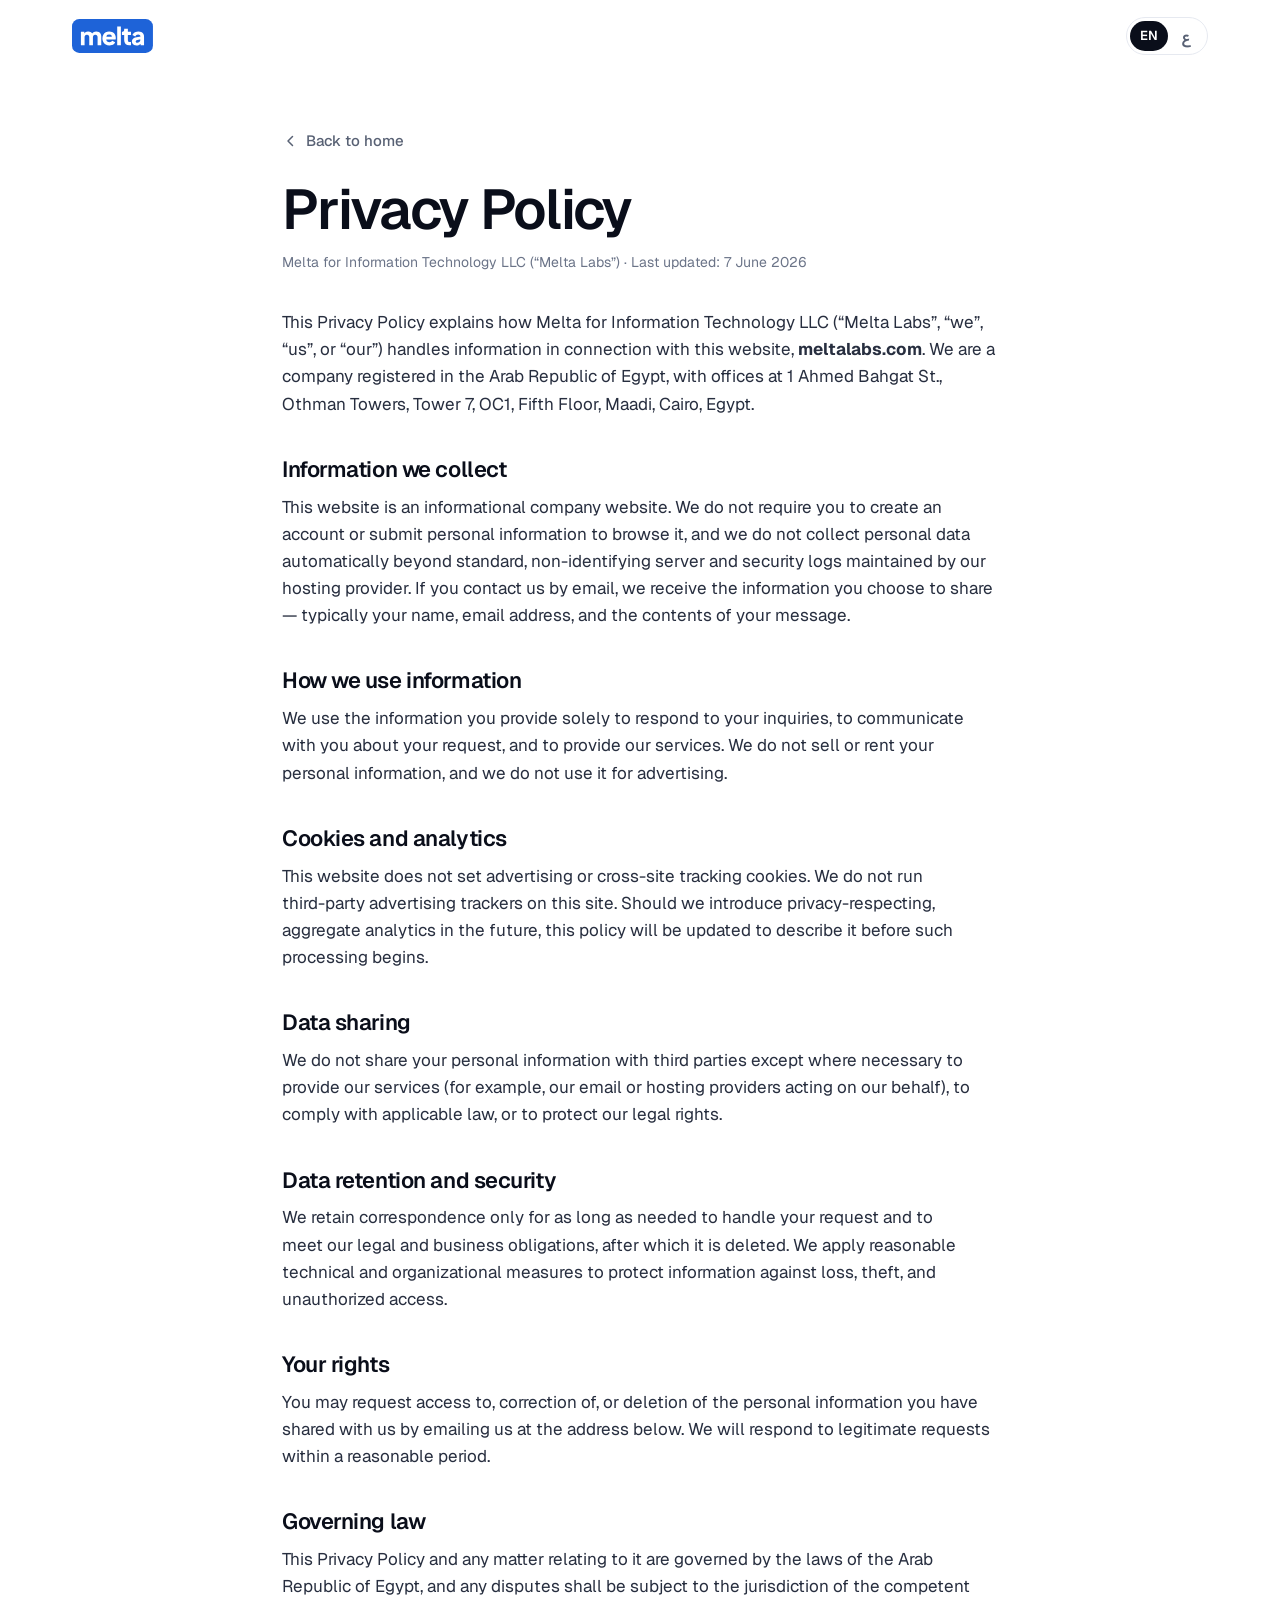
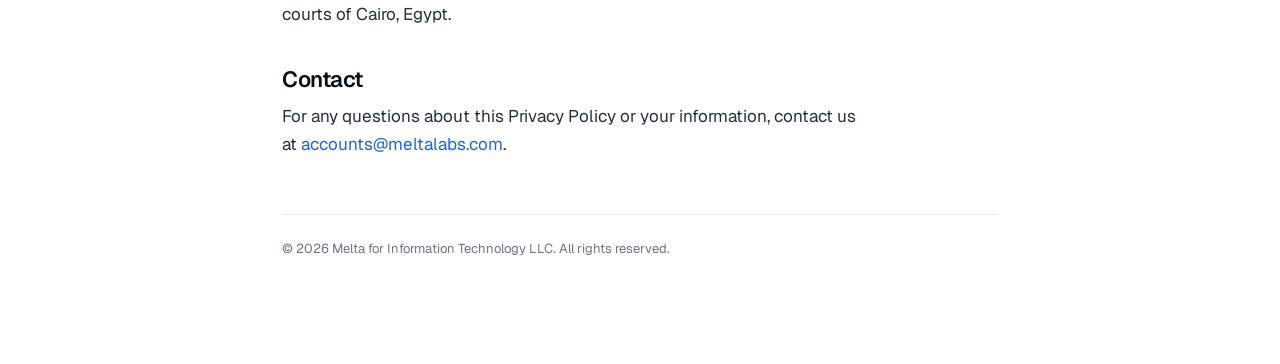
<file: privacy.html>
<!DOCTYPE html>
<html lang="en" dir="ltr">
<head>
  <meta charset="UTF-8" />
  <meta name="viewport" content="width=device-width, initial-scale=1, viewport-fit=cover" />
  <title>Privacy Policy | Melta Labs</title>
  <meta name="description" content="How Melta for Information Technology LLC (Melta Labs) handles information on meltalabs.com. Read our privacy policy." />
  <link rel="canonical" href="https://meltalabs.com/privacy.html" />
  <meta name="robots" content="index, follow, max-image-preview:large" />
  <meta name="theme-color" content="#FFFFFF" />
  <meta name="color-scheme" content="light" />
  <meta name="author" content="Melta for Information Technology LLC" />

  <link rel="alternate" hreflang="en" href="https://meltalabs.com/privacy.html" />
  <link rel="alternate" hreflang="ar" href="https://meltalabs.com/ar/privacy.html" />
  <link rel="alternate" hreflang="x-default" href="https://meltalabs.com/privacy.html" />

  <meta property="og:type" content="website" />
  <meta property="og:site_name" content="Melta Labs" />
  <meta property="og:title" content="Privacy Policy | Melta Labs" />
  <meta property="og:description" content="How Melta for Information Technology LLC (Melta Labs) handles information on meltalabs.com." />
  <meta property="og:url" content="https://meltalabs.com/privacy.html" />
  <meta property="og:locale" content="en_US" />
  <meta property="og:locale:alternate" content="ar_EG" />
  <meta property="og:image" content="https://meltalabs.com/assets/og-image.png" />
  <meta property="og:image:width" content="1200" />
  <meta property="og:image:height" content="630" />
  <meta property="og:image:type" content="image/png" />
  <meta property="og:image:alt" content="Melta Labs — Software Development Company" />

  <!-- Twitter -->
  <meta name="twitter:card" content="summary_large_image" />
  <meta name="twitter:title" content="Privacy Policy | Melta Labs" />
  <meta name="twitter:description" content="How Melta for Information Technology LLC (Melta Labs) handles information on meltalabs.com." />
  <meta name="twitter:image" content="https://meltalabs.com/assets/og-image.png" />
  <meta name="twitter:image:alt" content="Melta Labs — Software Development Company" />

  <link rel="icon" href="/favicon.ico" sizes="32x32" />
  <link rel="icon" type="image/svg+xml" href="/favicon.svg" />
  <link rel="apple-touch-icon" href="/apple-touch-icon.png" />
  <link rel="manifest" href="/site.webmanifest" />

  <link rel="preconnect" href="https://fonts.googleapis.com" />
  <link rel="preconnect" href="https://fonts.gstatic.com" crossorigin />
  <link href="https://fonts.googleapis.com/css2?family=Geist:wght@400..700&family=Geist+Mono:wght@400;500&family=Readex+Pro:wght@300..700&display=swap" rel="stylesheet" />
  <link rel="stylesheet" href="/assets/styles.css" />
  <script>document.documentElement.classList.add('js')</script>
</head>
<body>
  <a class="skip-link" href="#top">Skip to content</a>

  <header class="site-header" id="site-header">
    <div class="container header-bar">
      <a class="brand" href="/" aria-label="Melta Labs — home">
        <svg class="brand__logo" viewBox="0 29 100 42" xmlns="http://www.w3.org/2000/svg" aria-hidden="true"><rect x="0" y="29" width="100" height="42" rx="9" fill="#1E63D8"/><path d="M11.00 61.29L11.00 44.74L15.24 44.74L15.24 48.77L14.79 48.11Q15.15 46.20 16.55 45.29Q17.94 44.38 19.88 44.38Q21.94 44.38 23.50 45.42Q25.06 46.47 25.45 48.23L24.15 48.35Q24.97 46.32 26.48 45.35Q28.00 44.38 30.03 44.38Q31.82 44.38 33.20 45.17Q34.58 45.95 35.36 47.36Q36.15 48.77 36.15 50.65L36.15 61.29L31.61 61.29L31.61 51.62Q31.61 50.65 31.26 49.95Q30.91 49.26 30.27 48.86Q29.64 48.47 28.73 48.47Q27.85 48.47 27.20 48.86Q26.55 49.26 26.20 49.95Q25.85 50.65 25.85 51.62L25.85 61.29L21.30 61.29L21.30 51.62Q21.30 50.65 20.95 49.95Q20.61 49.26 19.97 48.86Q19.33 48.47 18.42 48.47Q17.55 48.47 16.89 48.86Q16.24 49.26 15.89 49.95Q15.55 50.65 15.55 51.62L15.55 61.29ZM46.21 61.65Q43.58 61.65 41.64 60.48Q39.70 59.32 38.64 57.35Q37.58 55.38 37.58 52.98Q37.58 50.50 38.68 48.56Q39.79 46.62 41.67 45.50Q43.55 44.38 45.91 44.38Q47.88 44.38 49.39 45.00Q50.91 45.62 51.95 46.74Q53.00 47.86 53.55 49.33Q54.09 50.80 54.09 52.53Q54.09 53.02 54.05 53.48Q54.00 53.95 53.88 54.29L41.48 54.29L41.48 50.95L51.30 50.95L49.15 52.53Q49.45 51.23 49.12 50.21Q48.79 49.20 47.95 48.61Q47.12 48.02 45.91 48.02Q44.73 48.02 43.88 48.59Q43.03 49.17 42.61 50.29Q42.18 51.41 42.27 53.02Q42.15 54.41 42.61 55.47Q43.06 56.53 44.00 57.12Q44.94 57.71 46.27 57.71Q47.48 57.71 48.35 57.23Q49.21 56.74 49.70 55.89L53.33 57.62Q52.85 58.83 51.80 59.74Q50.76 60.65 49.33 61.15Q47.91 61.65 46.21 61.65ZM55.85 61.29L55.85 38.35L60.39 38.35L60.39 61.29ZM70.79 61.47Q67.79 61.47 66.14 59.85Q64.48 58.23 64.48 55.32L64.48 48.68L61.70 48.68L61.70 44.74L61.85 44.74Q63.12 44.74 63.80 44.11Q64.48 43.47 64.48 42.20L64.48 40.98L69.03 40.98L69.03 44.74L72.91 44.74L72.91 48.68L69.03 48.68L69.03 55.02Q69.03 55.86 69.33 56.42Q69.64 56.98 70.27 57.26Q70.91 57.53 71.85 57.53Q72.06 57.53 72.33 57.50Q72.61 57.47 72.91 57.44L72.91 61.29Q72.45 61.35 71.88 61.41Q71.30 61.47 70.79 61.47ZM79.79 61.65Q78.00 61.65 76.70 61.08Q75.39 60.50 74.70 59.42Q74.00 58.35 74.00 56.86Q74.00 55.47 74.64 54.39Q75.27 53.32 76.59 52.59Q77.91 51.86 79.88 51.56L84.94 50.74L84.94 54.08L80.70 54.83Q79.73 55.02 79.21 55.45Q78.70 55.89 78.70 56.71Q78.70 57.47 79.27 57.89Q79.85 58.32 80.70 58.32Q81.82 58.32 82.67 57.83Q83.52 57.35 83.98 56.52Q84.45 55.68 84.45 54.68L84.45 50.38Q84.45 49.44 83.71 48.80Q82.97 48.17 81.70 48.17Q80.48 48.17 79.56 48.83Q78.64 49.50 78.21 50.59L74.58 48.86Q75.06 47.47 76.12 46.47Q77.18 45.47 78.67 44.92Q80.15 44.38 81.91 44.38Q84.00 44.38 85.61 45.14Q87.21 45.89 88.11 47.24Q89.00 48.59 89.00 50.38L89.00 61.29L84.76 61.29L84.76 58.62L85.79 58.44Q85.06 59.53 84.18 60.24Q83.30 60.95 82.21 61.30Q81.12 61.65 79.79 61.65Z" fill="#fff"/></svg>
      </a>
      <div class="header-actions" style="margin-inline-start:auto">
        <div class="lang-toggle" role="group" aria-label="Language">
          <a href="/privacy.html" aria-current="true" lang="en">EN</a>
          <a href="/ar/privacy.html" hreflang="ar" lang="ar">ع</a>
        </div>
      </div>
    </div>
  </header>

  <main id="top" class="legal-page" tabindex="-1">
    <div class="container prose">
      <a class="back" href="/"><svg class="icon-directional" viewBox="0 0 24 24" fill="none" aria-hidden="true"><path d="M14 6l-6 6 6 6" stroke="currentColor" stroke-width="2" stroke-linecap="round" stroke-linejoin="round"/></svg> Back to home</a>

      <h1>Privacy Policy</h1>
      <p class="updated">Melta for Information Technology LLC (“Melta Labs”) · Last updated: 7 June 2026</p>

      <p>This Privacy Policy explains how Melta for Information Technology LLC (“Melta Labs”, “we”, “us”, or “our”) handles information in connection with this website, <strong>meltalabs.com</strong>. We are a company registered in the Arab Republic of Egypt, with offices at 1 Ahmed Bahgat St., Othman Towers, Tower 7, OC1, Fifth Floor, Maadi, Cairo, Egypt.</p>

      <h2>Information we collect</h2>
      <p>This website is an informational company website. We do not require you to create an account or submit personal information to browse it, and we do not collect personal data automatically beyond standard, non-identifying server and security logs maintained by our hosting provider. If you contact us by email, we receive the information you choose to share — typically your name, email address, and the contents of your message.</p>

      <h2>How we use information</h2>
      <p>We use the information you provide solely to respond to your inquiries, to communicate with you about your request, and to provide our services. We do not sell or rent your personal information, and we do not use it for advertising.</p>

      <h2>Cookies and analytics</h2>
      <p>This website does not set advertising or cross-site tracking cookies. We do not run third-party advertising trackers on this site. Should we introduce privacy-respecting, aggregate analytics in the future, this policy will be updated to describe it before such processing begins.</p>

      <h2>Data sharing</h2>
      <p>We do not share your personal information with third parties except where necessary to provide our services (for example, our email or hosting providers acting on our behalf), to comply with applicable law, or to protect our legal rights.</p>

      <h2>Data retention and security</h2>
      <p>We retain correspondence only for as long as needed to handle your request and to meet our legal and business obligations, after which it is deleted. We apply reasonable technical and organizational measures to protect information against loss, theft, and unauthorized access.</p>

      <h2>Your rights</h2>
      <p>You may request access to, correction of, or deletion of the personal information you have shared with us by emailing us at the address below. We will respond to legitimate requests within a reasonable period.</p>

      <h2>Governing law</h2>
      <p>This Privacy Policy and any matter relating to it are governed by the laws of the Arab Republic of Egypt, and any disputes shall be subject to the jurisdiction of the competent courts of Cairo, Egypt.</p>

      <h2>Contact</h2>
      <p>For any questions about this Privacy Policy or your information, contact us at <a href="mailto:accounts@meltalabs.com">accounts@meltalabs.com</a>.</p>

      <div class="legal-foot">© <span id="year">2026</span> Melta for Information Technology LLC. All rights reserved.</div>
    </div>
  </main>

  <script>document.getElementById('year').textContent = new Date().getFullYear();</script>
</body>
</html>
</file>
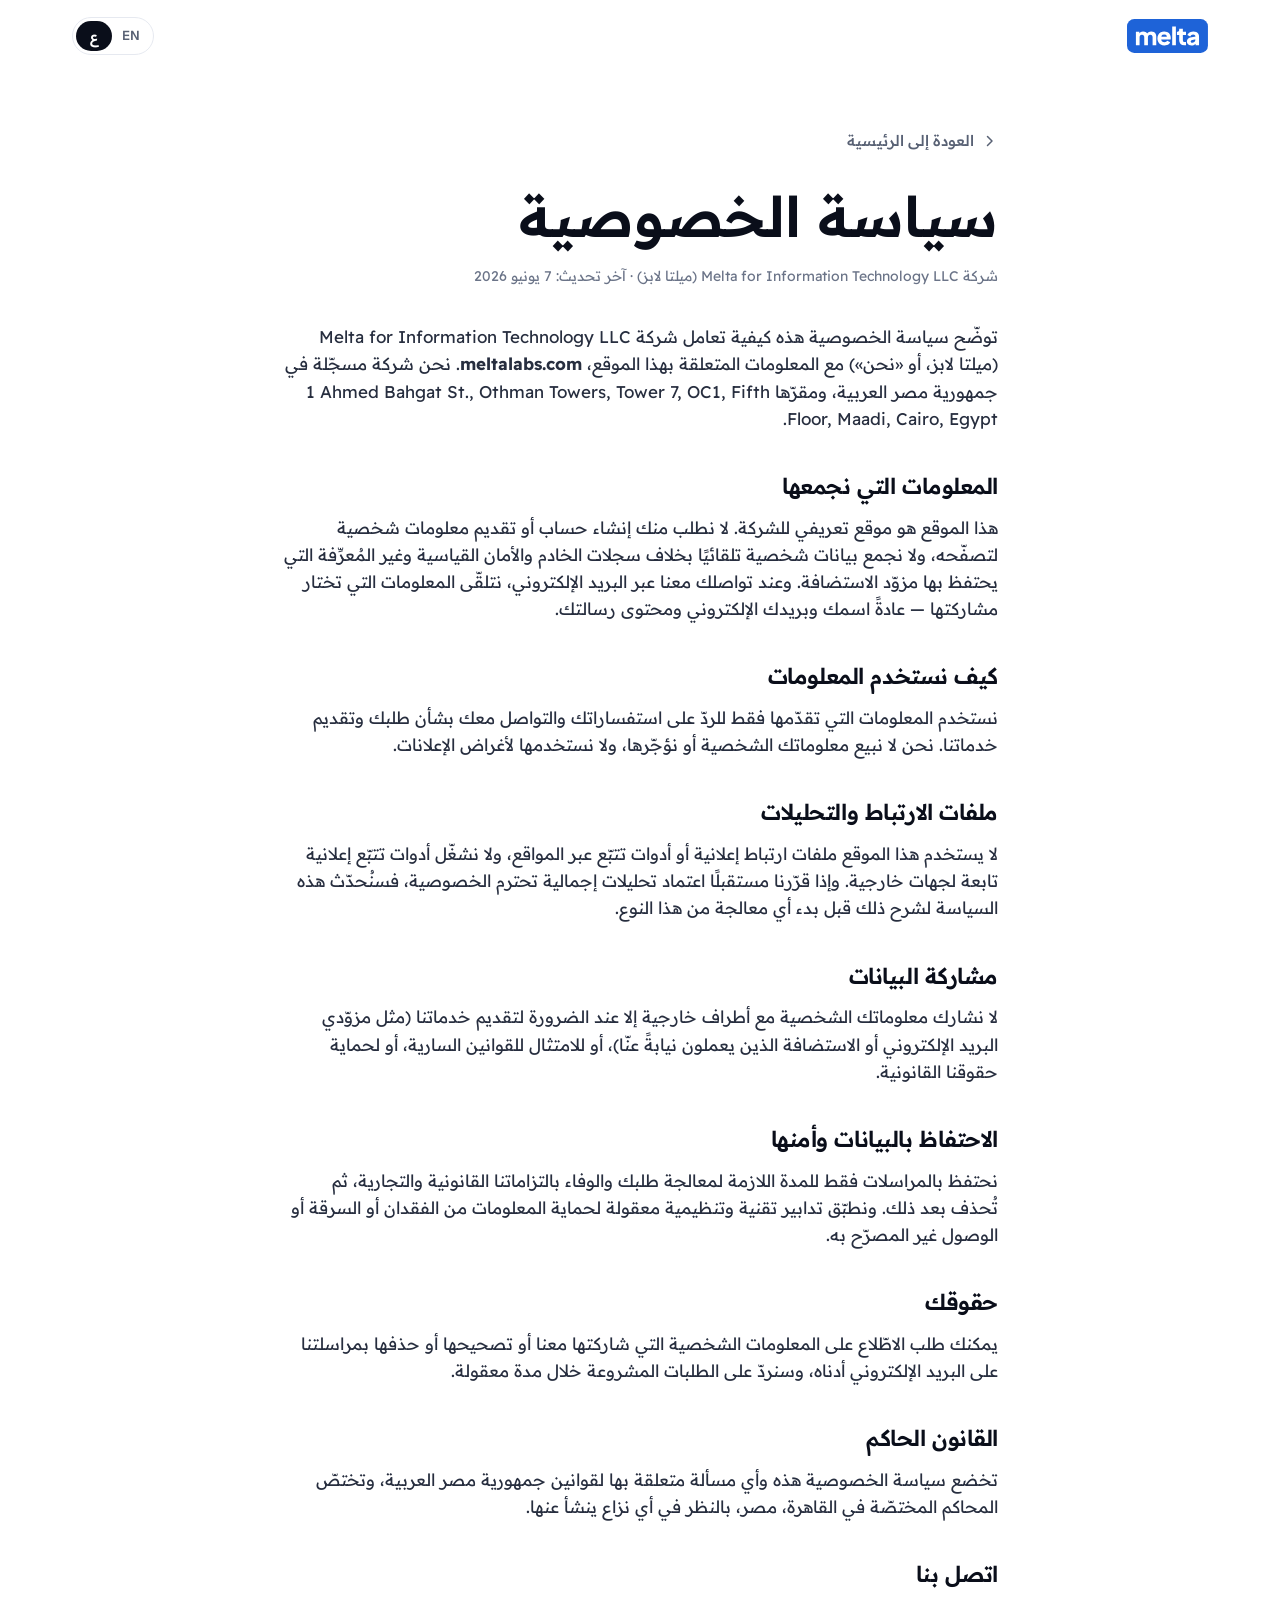
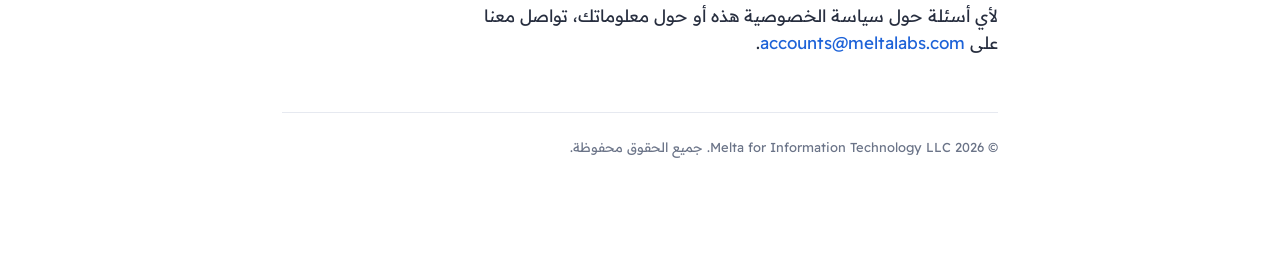
<file: ar/privacy.html>
<!DOCTYPE html>
<html lang="ar" dir="rtl">
<head>
  <meta charset="UTF-8" />
  <meta name="viewport" content="width=device-width, initial-scale=1, viewport-fit=cover" />
  <title>سياسة الخصوصية | ميلتا لابز</title>
  <meta name="description" content="كيف تتعامل شركة Melta for Information Technology LLC (ميلتا لابز) مع المعلومات على موقع meltalabs.com. اقرأ سياسة الخصوصية." />
  <link rel="canonical" href="https://meltalabs.com/ar/privacy.html" />
  <meta name="robots" content="index, follow, max-image-preview:large" />
  <meta name="theme-color" content="#FFFFFF" />
  <meta name="color-scheme" content="light" />
  <meta name="author" content="Melta for Information Technology LLC" />

  <link rel="alternate" hreflang="en" href="https://meltalabs.com/privacy.html" />
  <link rel="alternate" hreflang="ar" href="https://meltalabs.com/ar/privacy.html" />
  <link rel="alternate" hreflang="x-default" href="https://meltalabs.com/privacy.html" />

  <meta property="og:type" content="website" />
  <meta property="og:site_name" content="Melta Labs" />
  <meta property="og:title" content="سياسة الخصوصية | ميلتا لابز" />
  <meta property="og:description" content="كيف تتعامل شركة Melta for Information Technology LLC (ميلتا لابز) مع المعلومات على موقع meltalabs.com." />
  <meta property="og:url" content="https://meltalabs.com/ar/privacy.html" />
  <meta property="og:locale" content="ar_EG" />
  <meta property="og:locale:alternate" content="en_US" />
  <meta property="og:image" content="https://meltalabs.com/assets/og-image.png" />
  <meta property="og:image:width" content="1200" />
  <meta property="og:image:height" content="630" />
  <meta property="og:image:type" content="image/png" />
  <meta property="og:image:alt" content="ميلتا لابز — شركة تطوير برمجيات" />

  <!-- Twitter -->
  <meta name="twitter:card" content="summary_large_image" />
  <meta name="twitter:title" content="سياسة الخصوصية | ميلتا لابز" />
  <meta name="twitter:description" content="كيف تتعامل شركة Melta for Information Technology LLC (ميلتا لابز) مع المعلومات على موقع meltalabs.com." />
  <meta name="twitter:image" content="https://meltalabs.com/assets/og-image.png" />
  <meta name="twitter:image:alt" content="ميلتا لابز — شركة تطوير برمجيات" />

  <link rel="icon" href="/favicon.ico" sizes="32x32" />
  <link rel="icon" type="image/svg+xml" href="/favicon.svg" />
  <link rel="apple-touch-icon" href="/apple-touch-icon.png" />
  <link rel="manifest" href="/site.webmanifest" />

  <link rel="preconnect" href="https://fonts.googleapis.com" />
  <link rel="preconnect" href="https://fonts.gstatic.com" crossorigin />
  <link href="https://fonts.googleapis.com/css2?family=Geist:wght@400..700&family=Geist+Mono:wght@400;500&family=Readex+Pro:wght@300..700&display=swap" rel="stylesheet" />
  <link rel="stylesheet" href="/assets/styles.css" />
  <script>document.documentElement.classList.add('js')</script>
</head>
<body>
  <a class="skip-link" href="#top">تخطّي إلى المحتوى</a>

  <header class="site-header" id="site-header">
    <div class="container header-bar">
      <a class="brand" href="/ar/" aria-label="ميلتا لابز — الرئيسية">
        <svg class="brand__logo" viewBox="0 29 100 42" xmlns="http://www.w3.org/2000/svg" aria-hidden="true"><rect x="0" y="29" width="100" height="42" rx="9" fill="#1E63D8"/><path d="M11.00 61.29L11.00 44.74L15.24 44.74L15.24 48.77L14.79 48.11Q15.15 46.20 16.55 45.29Q17.94 44.38 19.88 44.38Q21.94 44.38 23.50 45.42Q25.06 46.47 25.45 48.23L24.15 48.35Q24.97 46.32 26.48 45.35Q28.00 44.38 30.03 44.38Q31.82 44.38 33.20 45.17Q34.58 45.95 35.36 47.36Q36.15 48.77 36.15 50.65L36.15 61.29L31.61 61.29L31.61 51.62Q31.61 50.65 31.26 49.95Q30.91 49.26 30.27 48.86Q29.64 48.47 28.73 48.47Q27.85 48.47 27.20 48.86Q26.55 49.26 26.20 49.95Q25.85 50.65 25.85 51.62L25.85 61.29L21.30 61.29L21.30 51.62Q21.30 50.65 20.95 49.95Q20.61 49.26 19.97 48.86Q19.33 48.47 18.42 48.47Q17.55 48.47 16.89 48.86Q16.24 49.26 15.89 49.95Q15.55 50.65 15.55 51.62L15.55 61.29ZM46.21 61.65Q43.58 61.65 41.64 60.48Q39.70 59.32 38.64 57.35Q37.58 55.38 37.58 52.98Q37.58 50.50 38.68 48.56Q39.79 46.62 41.67 45.50Q43.55 44.38 45.91 44.38Q47.88 44.38 49.39 45.00Q50.91 45.62 51.95 46.74Q53.00 47.86 53.55 49.33Q54.09 50.80 54.09 52.53Q54.09 53.02 54.05 53.48Q54.00 53.95 53.88 54.29L41.48 54.29L41.48 50.95L51.30 50.95L49.15 52.53Q49.45 51.23 49.12 50.21Q48.79 49.20 47.95 48.61Q47.12 48.02 45.91 48.02Q44.73 48.02 43.88 48.59Q43.03 49.17 42.61 50.29Q42.18 51.41 42.27 53.02Q42.15 54.41 42.61 55.47Q43.06 56.53 44.00 57.12Q44.94 57.71 46.27 57.71Q47.48 57.71 48.35 57.23Q49.21 56.74 49.70 55.89L53.33 57.62Q52.85 58.83 51.80 59.74Q50.76 60.65 49.33 61.15Q47.91 61.65 46.21 61.65ZM55.85 61.29L55.85 38.35L60.39 38.35L60.39 61.29ZM70.79 61.47Q67.79 61.47 66.14 59.85Q64.48 58.23 64.48 55.32L64.48 48.68L61.70 48.68L61.70 44.74L61.85 44.74Q63.12 44.74 63.80 44.11Q64.48 43.47 64.48 42.20L64.48 40.98L69.03 40.98L69.03 44.74L72.91 44.74L72.91 48.68L69.03 48.68L69.03 55.02Q69.03 55.86 69.33 56.42Q69.64 56.98 70.27 57.26Q70.91 57.53 71.85 57.53Q72.06 57.53 72.33 57.50Q72.61 57.47 72.91 57.44L72.91 61.29Q72.45 61.35 71.88 61.41Q71.30 61.47 70.79 61.47ZM79.79 61.65Q78.00 61.65 76.70 61.08Q75.39 60.50 74.70 59.42Q74.00 58.35 74.00 56.86Q74.00 55.47 74.64 54.39Q75.27 53.32 76.59 52.59Q77.91 51.86 79.88 51.56L84.94 50.74L84.94 54.08L80.70 54.83Q79.73 55.02 79.21 55.45Q78.70 55.89 78.70 56.71Q78.70 57.47 79.27 57.89Q79.85 58.32 80.70 58.32Q81.82 58.32 82.67 57.83Q83.52 57.35 83.98 56.52Q84.45 55.68 84.45 54.68L84.45 50.38Q84.45 49.44 83.71 48.80Q82.97 48.17 81.70 48.17Q80.48 48.17 79.56 48.83Q78.64 49.50 78.21 50.59L74.58 48.86Q75.06 47.47 76.12 46.47Q77.18 45.47 78.67 44.92Q80.15 44.38 81.91 44.38Q84.00 44.38 85.61 45.14Q87.21 45.89 88.11 47.24Q89.00 48.59 89.00 50.38L89.00 61.29L84.76 61.29L84.76 58.62L85.79 58.44Q85.06 59.53 84.18 60.24Q83.30 60.95 82.21 61.30Q81.12 61.65 79.79 61.65Z" fill="#fff"/></svg>
      </a>
      <div class="header-actions" style="margin-inline-start:auto">
        <div class="lang-toggle" role="group" aria-label="اللغة">
          <a href="/privacy.html" hreflang="en" lang="en">EN</a>
          <a href="/ar/privacy.html" aria-current="true" lang="ar">ع</a>
        </div>
      </div>
    </div>
  </header>

  <main id="top" class="legal-page" tabindex="-1">
    <div class="container prose">
      <a class="back" href="/ar/"><svg class="icon-directional" viewBox="0 0 24 24" fill="none" aria-hidden="true"><path d="M14 6l-6 6 6 6" stroke="currentColor" stroke-width="2" stroke-linecap="round" stroke-linejoin="round"/></svg> العودة إلى الرئيسية</a>

      <h1>سياسة الخصوصية</h1>
      <p class="updated">شركة <bdi dir="ltr">Melta for Information Technology LLC</bdi> (ميلتا لابز) · آخر تحديث: 7 يونيو 2026</p>

      <p>توضّح سياسة الخصوصية هذه كيفية تعامل شركة <bdi dir="ltr">Melta for Information Technology LLC</bdi> (ميلتا لابز، أو «نحن») مع المعلومات المتعلقة بهذا الموقع، <strong><bdi dir="ltr">meltalabs.com</bdi></strong>. نحن شركة مسجّلة في جمهورية مصر العربية، ومقرّها <bdi dir="ltr">1 Ahmed Bahgat St., Othman Towers, Tower 7, OC1, Fifth Floor, Maadi, Cairo, Egypt</bdi>.</p>

      <h2>المعلومات التي نجمعها</h2>
      <p>هذا الموقع هو موقع تعريفي للشركة. لا نطلب منك إنشاء حساب أو تقديم معلومات شخصية لتصفّحه، ولا نجمع بيانات شخصية تلقائيًا بخلاف سجلات الخادم والأمان القياسية وغير المُعرِّفة التي يحتفظ بها مزوّد الاستضافة. وعند تواصلك معنا عبر البريد الإلكتروني، نتلقّى المعلومات التي تختار مشاركتها — عادةً اسمك وبريدك الإلكتروني ومحتوى رسالتك.</p>

      <h2>كيف نستخدم المعلومات</h2>
      <p>نستخدم المعلومات التي تقدّمها فقط للردّ على استفساراتك والتواصل معك بشأن طلبك وتقديم خدماتنا. نحن لا نبيع معلوماتك الشخصية أو نؤجّرها، ولا نستخدمها لأغراض الإعلانات.</p>

      <h2>ملفات الارتباط والتحليلات</h2>
      <p>لا يستخدم هذا الموقع ملفات ارتباط إعلانية أو أدوات تتبّع عبر المواقع، ولا نشغّل أدوات تتبّع إعلانية تابعة لجهات خارجية. وإذا قرّرنا مستقبلًا اعتماد تحليلات إجمالية تحترم الخصوصية، فسنُحدّث هذه السياسة لشرح ذلك قبل بدء أي معالجة من هذا النوع.</p>

      <h2>مشاركة البيانات</h2>
      <p>لا نشارك معلوماتك الشخصية مع أطراف خارجية إلا عند الضرورة لتقديم خدماتنا (مثل مزوّدي البريد الإلكتروني أو الاستضافة الذين يعملون نيابةً عنّا)، أو للامتثال للقوانين السارية، أو لحماية حقوقنا القانونية.</p>

      <h2>الاحتفاظ بالبيانات وأمنها</h2>
      <p>نحتفظ بالمراسلات فقط للمدة اللازمة لمعالجة طلبك والوفاء بالتزاماتنا القانونية والتجارية، ثم تُحذف بعد ذلك. ونطبّق تدابير تقنية وتنظيمية معقولة لحماية المعلومات من الفقدان أو السرقة أو الوصول غير المصرّح به.</p>

      <h2>حقوقك</h2>
      <p>يمكنك طلب الاطّلاع على المعلومات الشخصية التي شاركتها معنا أو تصحيحها أو حذفها بمراسلتنا على البريد الإلكتروني أدناه، وسنردّ على الطلبات المشروعة خلال مدة معقولة.</p>

      <h2>القانون الحاكم</h2>
      <p>تخضع سياسة الخصوصية هذه وأي مسألة متعلقة بها لقوانين جمهورية مصر العربية، وتختصّ المحاكم المختصّة في القاهرة، مصر، بالنظر في أي نزاع ينشأ عنها.</p>

      <h2>اتصل بنا</h2>
      <p>لأي أسئلة حول سياسة الخصوصية هذه أو حول معلوماتك، تواصل معنا على <a href="mailto:accounts@meltalabs.com"><bdi dir="ltr">accounts@meltalabs.com</bdi></a>.</p>

      <div class="legal-foot">© <span id="year">2026</span> <bdi dir="ltr">Melta for Information Technology LLC</bdi>. جميع الحقوق محفوظة.</div>
    </div>
  </main>

  <script>document.getElementById('year').textContent = new Date().getFullYear();</script>
</body>
</html>
</file>
<file: assets/styles.css>
/* ==========================================================================
   Melta Labs — design system (2026)
   One stylesheet for LTR + RTL via CSS logical properties.
   ========================================================================== */

:root {
  /* Brand */
  --blue: #1E63D8;          /* logo blue */
  --blue-600: #1A56C2;
  --blue-300: #8DB2FF;
  --blue-100: #DCE8FF;
  --blue-50: #EEF4FF;
  --violet: #7C5CFF;
  --mint: #17B57F;
  --mint-50: #E7F8F1;
  --mint-700: #0E7F58;

  /* Neutrals */
  --ink: #0A0E1A;
  --ink-2: #272E3F;
  --muted: #586174;
  --subtle: #6B7488;
  --line: #E6E9F0;
  --line-2: #D3D9E5;
  --bg: #FFFFFF;
  --bg-2: #F5F7FB;

  /* Type */
  --font: "Geist", ui-sans-serif, system-ui, -apple-system, "Segoe UI", Roboto, sans-serif;
  --mono: "Geist Mono", ui-monospace, SFMono-Regular, Menlo, Consolas, monospace;

  /* Shape & depth */
  --r-sm: 10px;
  --r: 16px;
  --r-lg: 24px;
  --shadow-sm: 0 1px 2px rgba(10, 14, 26, .06);
  --shadow: 0 1px 2px rgba(10, 14, 26, .04), 0 16px 40px -16px rgba(10, 14, 26, .18);
  --shadow-lg: 0 2px 6px rgba(10, 14, 26, .04), 0 40px 80px -32px rgba(30, 99, 216, .38);
  --ease: cubic-bezier(.2, .7, .2, 1);

  --container: 1200px;
  --gutter: clamp(16px, 4vw, 32px);
  --header-h: 72px;
}

:lang(ar) { --font: "Readex Pro", "Geist", ui-sans-serif, system-ui, sans-serif; }

/* ---------- Base ---------- */
*, *::before, *::after { box-sizing: border-box; }
html { -webkit-text-size-adjust: 100%; scroll-behavior: smooth; scroll-padding-top: calc(var(--header-h) + 16px); }
body {
  margin: 0; font-family: var(--font); font-size: 17px; line-height: 1.6;
  color: var(--ink-2); background: var(--bg);
  -webkit-font-smoothing: antialiased; -moz-osx-font-smoothing: grayscale; text-rendering: optimizeLegibility;
}
img, svg { display: block; max-inline-size: 100%; }
a { color: var(--blue); text-decoration: none; transition: color .2s; }
a:hover { color: var(--blue-600); }
h1, h2, h3 { margin: 0; color: var(--ink); font-weight: 600; line-height: 1.08; letter-spacing: -0.03em; text-wrap: balance; }
:lang(ar) :is(h1, h2, h3) { letter-spacing: 0; line-height: 1.35; font-weight: 600; }
p { margin: 0; text-wrap: pretty; }
ul, ol { list-style: none; margin: 0; padding: 0; }
address { font-style: normal; }
:focus-visible { outline: 2px solid var(--blue); outline-offset: 3px; border-radius: 6px; }
::selection { background: var(--blue-100); color: var(--ink); }

.container { inline-size: 100%; max-inline-size: var(--container); margin-inline: auto; padding-inline: var(--gutter); }
.phone { unicode-bidi: isolate; direction: ltr; }

.skip-link {
  position: absolute; inset-inline-start: 16px; inset-block-start: -56px; z-index: 100;
  background: var(--ink); color: #fff; padding: 10px 16px; border-radius: 10px; transition: inset-block-start .2s;
}
.skip-link:focus { inset-block-start: 12px; color: #fff; }

/* ---------- Header ---------- */
.site-header {
  position: sticky; inset-block-start: 0; z-index: 50;
  background: rgba(255, 255, 255, .72);
  -webkit-backdrop-filter: saturate(180%) blur(14px); backdrop-filter: saturate(180%) blur(14px);
  border-block-end: 1px solid transparent; transition: border-color .25s, background .25s;
}
.site-header.is-scrolled { border-block-end-color: var(--line); background: rgba(255, 255, 255, .9); }
.header-bar { position: relative; display: flex; align-items: center; gap: 20px; block-size: var(--header-h); }

.brand { display: inline-flex; align-items: center; flex: none; border-radius: 10px; }
.brand__logo { block-size: 34px; inline-size: auto; aspect-ratio: 100 / 42; }

.primary-nav { margin-inline-start: auto; }
.primary-nav ul { display: flex; gap: 2px; }
.primary-nav a {
  display: block; padding: 8px 14px; border-radius: 999px;
  color: var(--muted); font-size: 15px; font-weight: 500; transition: color .2s, background .2s;
}
.primary-nav a:hover { color: var(--ink); background: var(--bg-2); }

.header-actions { display: flex; align-items: center; gap: 10px; }
.lang-toggle { display: inline-flex; padding: 3px; border: 1px solid var(--line); border-radius: 999px; background: #fff; }
.lang-toggle a {
  display: grid; place-items: center; min-inline-size: 36px; block-size: 30px; padding-inline: 10px;
  border-radius: 999px; color: var(--muted); font-family: "Geist", sans-serif; font-size: 13px; font-weight: 600;
}
.lang-toggle a[lang="ar"] { font-family: "Readex Pro", sans-serif; font-size: 14px; }
.lang-toggle a:hover { color: var(--ink); }
.lang-toggle a[aria-current] { background: var(--ink); color: #fff; }

.nav-toggle {
  display: none; place-items: center; inline-size: 42px; block-size: 42px; padding: 0;
  border: 1px solid var(--line); border-radius: 12px; background: #fff; color: var(--ink); cursor: pointer;
}
.nav-toggle svg { inline-size: 22px; block-size: 22px; }
.nav-toggle .icon-close, .nav-toggle[aria-expanded="true"] .icon-open { display: none; }
.nav-toggle[aria-expanded="true"] .icon-close { display: block; }

/* ---------- Buttons ---------- */
.btn {
  display: inline-flex; align-items: center; justify-content: center; gap: 8px;
  block-size: 50px; padding-inline: 24px; border-radius: 999px; border: 1px solid transparent;
  font-family: inherit; font-size: 16px; font-weight: 600; white-space: nowrap; cursor: pointer;
  transition: transform .25s var(--ease), background .2s, border-color .2s, box-shadow .25s, color .2s;
}
.btn svg { inline-size: 18px; block-size: 18px; transition: transform .25s var(--ease); }
.btn:hover svg { transform: translateX(3px); }
[dir="rtl"] .btn svg { transform: scaleX(-1); }
[dir="rtl"] .btn:hover svg { transform: scaleX(-1) translateX(3px); }
.btn--primary { background: var(--blue); color: #fff; box-shadow: inset 0 1px 0 rgba(255, 255, 255, .18), 0 10px 24px -10px rgba(30, 99, 216, .7); }
.btn--primary:hover { background: var(--blue-600); color: #fff; transform: translateY(-1px); }
.btn--ghost { background: #fff; color: var(--ink); border-color: var(--line); box-shadow: var(--shadow-sm); }
.btn--ghost:hover { color: var(--ink); border-color: var(--line-2); transform: translateY(-1px); }
.btn--light { background: #fff; color: var(--ink); }
.btn--light:hover { background: var(--blue-50); color: var(--ink); transform: translateY(-1px); }
.btn--sm { block-size: 40px; padding-inline: 18px; font-size: 14px; }
.btn--lg { block-size: 58px; padding-inline: 28px; font-size: 17px; }

/* ---------- Shared section bits ---------- */
.section { padding-block: clamp(80px, 10vw, 128px); }
.section--tint { background: var(--bg-2); }
.section-head { max-inline-size: 720px; margin-block-end: clamp(40px, 5vw, 64px); }
.section-head h2 { font-size: clamp(34px, 4.6vw, 54px); }
.section-head p { margin-block-start: 18px; font-size: 18px; color: var(--muted); max-inline-size: 60ch; }

.eyebrow {
  display: inline-flex; align-items: center; gap: 10px; margin-block-end: 18px;
  font-family: var(--mono); font-size: 13px; font-weight: 500; letter-spacing: .08em; text-transform: uppercase; color: var(--blue);
}
.eyebrow::before { content: ""; inline-size: 7px; block-size: 7px; border-radius: 2px; background: currentColor; }
:lang(ar) .eyebrow { font-family: var(--font); font-size: 15px; letter-spacing: 0; text-transform: none; }

.grad {
  background: linear-gradient(100deg, var(--blue) 10%, var(--violet) 90%);
  -webkit-background-clip: text; background-clip: text; color: transparent;
}

/* ---------- Hero ---------- */
.hero { position: relative; isolation: isolate; overflow: hidden; padding-block: clamp(56px, 8vw, 104px) clamp(72px, 9vw, 128px); }
.hero::before {
  content: ""; position: absolute; inset: 0; z-index: -2; opacity: .7;
  background-image: linear-gradient(var(--line) 1px, transparent 1px), linear-gradient(90deg, var(--line) 1px, transparent 1px);
  background-size: 56px 56px;
  -webkit-mask-image: radial-gradient(ellipse 75% 65% at 50% 0%, #000 25%, transparent 75%);
  mask-image: radial-gradient(ellipse 75% 65% at 50% 0%, #000 25%, transparent 75%);
}
.hero::after {
  content: ""; position: absolute; z-index: -1; inline-size: 1000px; block-size: 720px;
  inset-block-start: -320px; inset-inline-end: -260px; filter: blur(10px);
  background:
    radial-gradient(closest-side at 40% 50%, rgba(30, 99, 216, .22), transparent),
    radial-gradient(closest-side at 65% 65%, rgba(124, 92, 255, .18), transparent);
}
.hero__grid { display: grid; grid-template-columns: 1.08fr .92fr; gap: clamp(40px, 6vw, 88px); align-items: center; }

.pill {
  display: inline-flex; align-items: center; gap: 10px; padding-block: 6px; padding-inline: 10px 14px;
  border: 1px solid var(--line); border-radius: 999px; background: rgba(255, 255, 255, .85);
  box-shadow: var(--shadow-sm); font-size: 14px; font-weight: 500; color: var(--ink-2);
}
.pill__dot { inline-size: 8px; block-size: 8px; border-radius: 50%; background: var(--mint); box-shadow: 0 0 0 4px rgba(23, 181, 127, .16); }

.hero h1 { margin-block: 26px 22px; font-size: clamp(42px, 6.4vw, 78px); letter-spacing: -0.04em; line-height: 1.02; }
:lang(ar) .hero h1 { font-size: clamp(38px, 5.6vw, 66px); line-height: 1.25; letter-spacing: 0; }
.hero__lead { max-inline-size: 54ch; font-size: clamp(18px, 1.6vw, 20px); color: var(--muted); }
.hero__cta { display: flex; flex-wrap: wrap; gap: 12px; margin-block-start: 34px; }

.trust-strip { display: flex; flex-wrap: wrap; gap: 10px 22px; margin-block-start: 40px; font-size: 14px; color: var(--subtle); }
.trust-strip span { display: inline-flex; align-items: center; gap: 8px; }
.trust-strip svg { inline-size: 16px; block-size: 16px; color: var(--mint); flex: none; }

/* Hero visual: project pipeline card */
.hero-card {
  position: relative; padding: 22px; border: 1px solid var(--line); border-radius: var(--r-lg);
  background: rgba(255, 255, 255, .92); box-shadow: var(--shadow-lg);
}
.hero-card__bar { display: flex; align-items: center; gap: 6px; margin-block-end: 18px; }
.hero-card__bar i { inline-size: 10px; block-size: 10px; border-radius: 50%; background: var(--line); }
.hero-card__bar span { margin-inline-start: 10px; font-family: var(--mono); font-size: 12px; color: var(--subtle); }
.hero-card h2 { font-size: 18px; letter-spacing: -0.01em; margin-block-end: 8px; }

.pipeline li {
  display: grid; grid-template-columns: 38px 1fr auto; align-items: center; column-gap: 14px; row-gap: 10px;
  padding-block: 14px; border-block-start: 1px solid var(--line);
}
.pipeline__icon { display: grid; place-items: center; inline-size: 38px; block-size: 38px; border-radius: 12px; }
.pipeline__icon svg { inline-size: 18px; block-size: 18px; }
.pipeline strong { display: block; color: var(--ink); font-size: 15px; font-weight: 600; }
.pipeline small { display: block; color: var(--muted); font-size: 13px; }
.badge { padding: 4px 10px; border-radius: 999px; font-size: 12px; font-weight: 600; white-space: nowrap; }
.is-done .pipeline__icon { background: var(--mint-50); color: var(--mint-700); }
.is-done .badge { background: var(--mint-50); color: var(--mint-700); }
.is-active .pipeline__icon { background: var(--blue-50); color: var(--blue); }
.is-active .badge { background: var(--blue-50); color: var(--blue); }
.is-next .pipeline__icon { background: var(--bg-2); color: var(--subtle); }
.is-next .badge { background: var(--bg-2); color: var(--muted); }
.progress { grid-column: 2 / -1; block-size: 6px; border-radius: 99px; background: var(--bg-2); overflow: hidden; }
.progress span { display: block; inline-size: 68%; block-size: 100%; border-radius: inherit; background: linear-gradient(90deg, var(--blue), var(--violet)); animation: grow 1.8s var(--ease) both .4s; transform-origin: left; }
[dir="rtl"] .progress span { transform-origin: right; background: linear-gradient(-90deg, var(--blue), var(--violet)); }
@keyframes grow { from { transform: scaleX(0); } to { transform: scaleX(1); } }
.pulse { animation: pulse 2s ease-in-out infinite; }
@keyframes pulse { 50% { opacity: .35; } }

.chips { display: flex; flex-wrap: wrap; gap: 8px; margin-block-start: 6px; padding-block-start: 18px; border-block-start: 1px dashed var(--line-2); }
.chip { padding: 5px 10px; border: 1px solid var(--line); border-radius: 8px; background: var(--bg-2); font-family: var(--mono); font-size: 12px; color: var(--ink-2); }

/* ---------- Services ---------- */
.card-grid { display: grid; grid-template-columns: repeat(3, 1fr); gap: 16px; }
.service-card {
  position: relative; padding: 30px; border: 1px solid var(--line); border-radius: var(--r-lg); background: #fff;
  transition: transform .35s var(--ease), box-shadow .35s var(--ease), border-color .35s;
}
.service-card:hover { transform: translateY(-4px); box-shadow: var(--shadow); border-color: var(--blue-100); }
.service-card__num { position: absolute; inset-block-start: 30px; inset-inline-end: 30px; font-family: var(--mono); font-size: 13px; color: var(--subtle); }
.icon-tile {
  display: grid; place-items: center; inline-size: 50px; block-size: 50px; margin-block-end: 24px;
  border-radius: 14px; background: var(--blue-50); color: var(--blue); transition: background .3s, color .3s;
}
.icon-tile svg { inline-size: 24px; block-size: 24px; }
.service-card:hover .icon-tile { background: var(--blue); color: #fff; }
.service-card h3 { font-size: 21px; letter-spacing: -0.02em; margin-block-end: 10px; }
.service-card p { font-size: 16px; color: var(--muted); }

/* ---------- Process ---------- */
.steps-grid { display: grid; grid-template-columns: repeat(4, 1fr); gap: 16px; }
.process-step { padding: 30px; border: 1px solid var(--line); border-radius: var(--r-lg); background: #fff; }
.process-step__num { display: flex; align-items: center; gap: 12px; margin-block-end: 30px; font-family: var(--mono); font-size: 14px; font-weight: 500; color: var(--blue); }
.process-step__num::after { content: ""; flex: 1; block-size: 1px; background: linear-gradient(90deg, var(--blue-100), transparent); }
[dir="rtl"] .process-step__num::after { background: linear-gradient(-90deg, var(--blue-100), transparent); }
.process-step h3 { font-size: 21px; letter-spacing: -0.02em; margin-block-end: 10px; }
.process-step p { font-size: 16px; color: var(--muted); }

/* ---------- About ---------- */
.about { display: grid; grid-template-columns: 1.1fr .9fr; gap: clamp(40px, 7vw, 104px); align-items: center; }
.about h2 { font-size: clamp(34px, 4.6vw, 54px); }
.about__narrative > p { margin-block-start: 20px; font-size: 18px; color: var(--muted); }
.principles { display: grid; gap: 14px; }
.principles li { padding: 22px; border: 1px solid var(--line); border-radius: var(--r-lg); background: var(--bg-2); }
.principles li { display: grid; grid-template-columns: 42px 1fr; gap: 16px; align-items: start; }
.principles .icon-tile { inline-size: 42px; block-size: 42px; margin: 0; border-radius: 12px; }
.principles .icon-tile svg { inline-size: 20px; block-size: 20px; }
.principles strong { display: block; color: var(--ink); font-size: 17px; font-weight: 600; }
.principles div > span { display: block; color: var(--muted); font-size: 16px; }


/* ---------- Contact ---------- */
.contact { position: relative; isolation: isolate; overflow: hidden; background: var(--ink); color: #A9B1C3; }
.contact::before {
  content: ""; position: absolute; z-index: -1; inline-size: 900px; block-size: 600px;
  inset-block-start: -300px; inset-inline-start: -200px;
  background: radial-gradient(closest-side at 45% 50%, rgba(30, 99, 216, .45), transparent), radial-gradient(closest-side at 70% 60%, rgba(124, 92, 255, .3), transparent);
}
.contact::after {
  content: ""; position: absolute; inset: 0; z-index: -1; opacity: .5;
  background-image: linear-gradient(rgba(255, 255, 255, .05) 1px, transparent 1px), linear-gradient(90deg, rgba(255, 255, 255, .05) 1px, transparent 1px);
  background-size: 56px 56px;
  -webkit-mask-image: radial-gradient(ellipse 60% 80% at 20% 0%, #000, transparent 70%);
  mask-image: radial-gradient(ellipse 60% 80% at 20% 0%, #000, transparent 70%);
}
.contact .eyebrow { color: var(--blue-300); }
.contact h2 { color: #fff; font-size: clamp(36px, 5vw, 60px); }
.contact__intro p { margin-block-start: 18px; font-size: 18px; max-inline-size: 44ch; }
.contact__inner { display: grid; grid-template-columns: 1fr 1fr; gap: clamp(40px, 6vw, 88px); align-items: center; }
.contact__intro .btn { margin-block-start: 34px; }
.contact-list { display: grid; gap: 12px; }
.contact-card {
  display: grid; grid-template-columns: 46px 1fr; gap: 16px; align-items: center; padding: 18px 20px;
  border: 1px solid rgba(255, 255, 255, .1); border-radius: var(--r); background: rgba(255, 255, 255, .04);
  transition: background .25s, border-color .25s;
}
.contact-card:hover { background: rgba(255, 255, 255, .07); border-color: rgba(255, 255, 255, .18); }
.contact-card .icon-tile { inline-size: 46px; block-size: 46px; margin: 0; background: rgba(255, 255, 255, .08); color: #fff; }
.contact-card__label { display: block; font-size: 13px; color: #8A93A7; }
.contact-card__value { color: #fff; font-weight: 500; font-size: 16px; line-height: 1.5; }
.contact-card__value a { color: #fff; }
.contact-card__value a:hover { color: var(--blue-300); }

/* ---------- Footer ---------- */
.site-footer { padding-block: 64px 32px; border-block-start: 1px solid var(--line); background: #fff; font-size: 15px; color: var(--muted); }
.footer-grid { display: grid; grid-template-columns: 2fr 1fr 1fr; gap: 40px; }
.footer-brand p { margin-block-start: 18px; max-inline-size: 36ch; }
.footer-col h2 { margin-block-end: 16px; font-family: var(--mono); font-size: 12px; font-weight: 500; letter-spacing: .08em; text-transform: uppercase; color: var(--ink); }
:lang(ar) .footer-col h2 { font-family: var(--font); font-size: 14px; letter-spacing: 0; text-transform: none; }
.footer-col ul { display: grid; gap: 10px; }
.footer-col a { color: var(--muted); }
.footer-col a:hover { color: var(--ink); }
.footer-legal {
  display: flex; flex-wrap: wrap; justify-content: space-between; align-items: end; gap: 16px;
  margin-block-start: 48px; padding-block-start: 24px; border-block-start: 1px solid var(--line); font-size: 13px; line-height: 1.75;
}
.footer-legal .strong { color: var(--ink); font-weight: 600; }
.footer-legal a { color: var(--muted); }
.footer-legal a:hover { color: var(--ink); }

/* ---------- Legal pages ---------- */
.legal-page { padding-block: 56px 104px; }
.prose { max-inline-size: 780px; }
.back { display: inline-flex; align-items: center; gap: 6px; font-size: 15px; font-weight: 500; color: var(--muted); }
.back:hover { color: var(--ink); }
.icon-directional { inline-size: 18px; block-size: 18px; }
[dir="rtl"] .icon-directional { transform: scaleX(-1); }
.prose h1 { margin-block: 22px 10px; font-size: clamp(38px, 5vw, 56px); }
.prose .updated { margin-block-end: 36px; font-size: 14px; color: var(--subtle); }
.prose h2 { margin-block: 40px 12px; font-size: 22px; letter-spacing: -0.02em; }
.prose p { margin-block-end: 12px; color: var(--ink-2); }
.legal-foot { margin-block-start: 56px; padding-block-start: 24px; border-block-start: 1px solid var(--line); font-size: 13px; color: var(--subtle); }

/* ---------- Motion ---------- */
.js .reveal { opacity: 0; transform: translateY(18px); transition: opacity .8s var(--ease), transform .8s var(--ease); }
.js .reveal.is-in { opacity: 1; transform: none; }
@media (prefers-reduced-motion: reduce) {
  html { scroll-behavior: auto; }
  *, *::before, *::after { animation: none !important; transition: none !important; }
  .js .reveal { opacity: 1; transform: none; }
}

/* ---------- Responsive ---------- */
@media (max-width: 1024px) {
  .hero__grid, .about, .contact__inner { grid-template-columns: 1fr; }
  .hero-card { max-inline-size: 560px; }
  .card-grid, .steps-grid { grid-template-columns: repeat(2, 1fr); }
}
@media (max-width: 860px) {
  .nav-toggle { display: grid; }
  .header-actions { margin-inline-start: auto; }
  .header-actions .btn--sm { display: none; }
  .primary-nav {
    display: none; position: absolute; inset-block-start: var(--header-h); inset-inline: calc(var(--gutter) * -1);
    padding: 10px var(--gutter) 18px; background: #fff; border-block-end: 1px solid var(--line); box-shadow: var(--shadow);
  }
  .primary-nav.is-open { display: block; }
  .primary-nav ul { flex-direction: column; }
  .primary-nav a { padding: 12px 14px; font-size: 17px; border-radius: 12px; }
}
@media (max-width: 640px) {
  body { font-size: 16px; }
  .card-grid, .steps-grid { grid-template-columns: 1fr; }
  .footer-grid { grid-template-columns: 1fr 1fr; }
  .footer-brand { grid-column: 1 / -1; }
  .hero-card { padding: 18px; }
  .service-card, .process-step { padding: 24px; }
  .btn--lg { block-size: 54px; padding-inline: 22px; font-size: 16px; }
}
</file>
